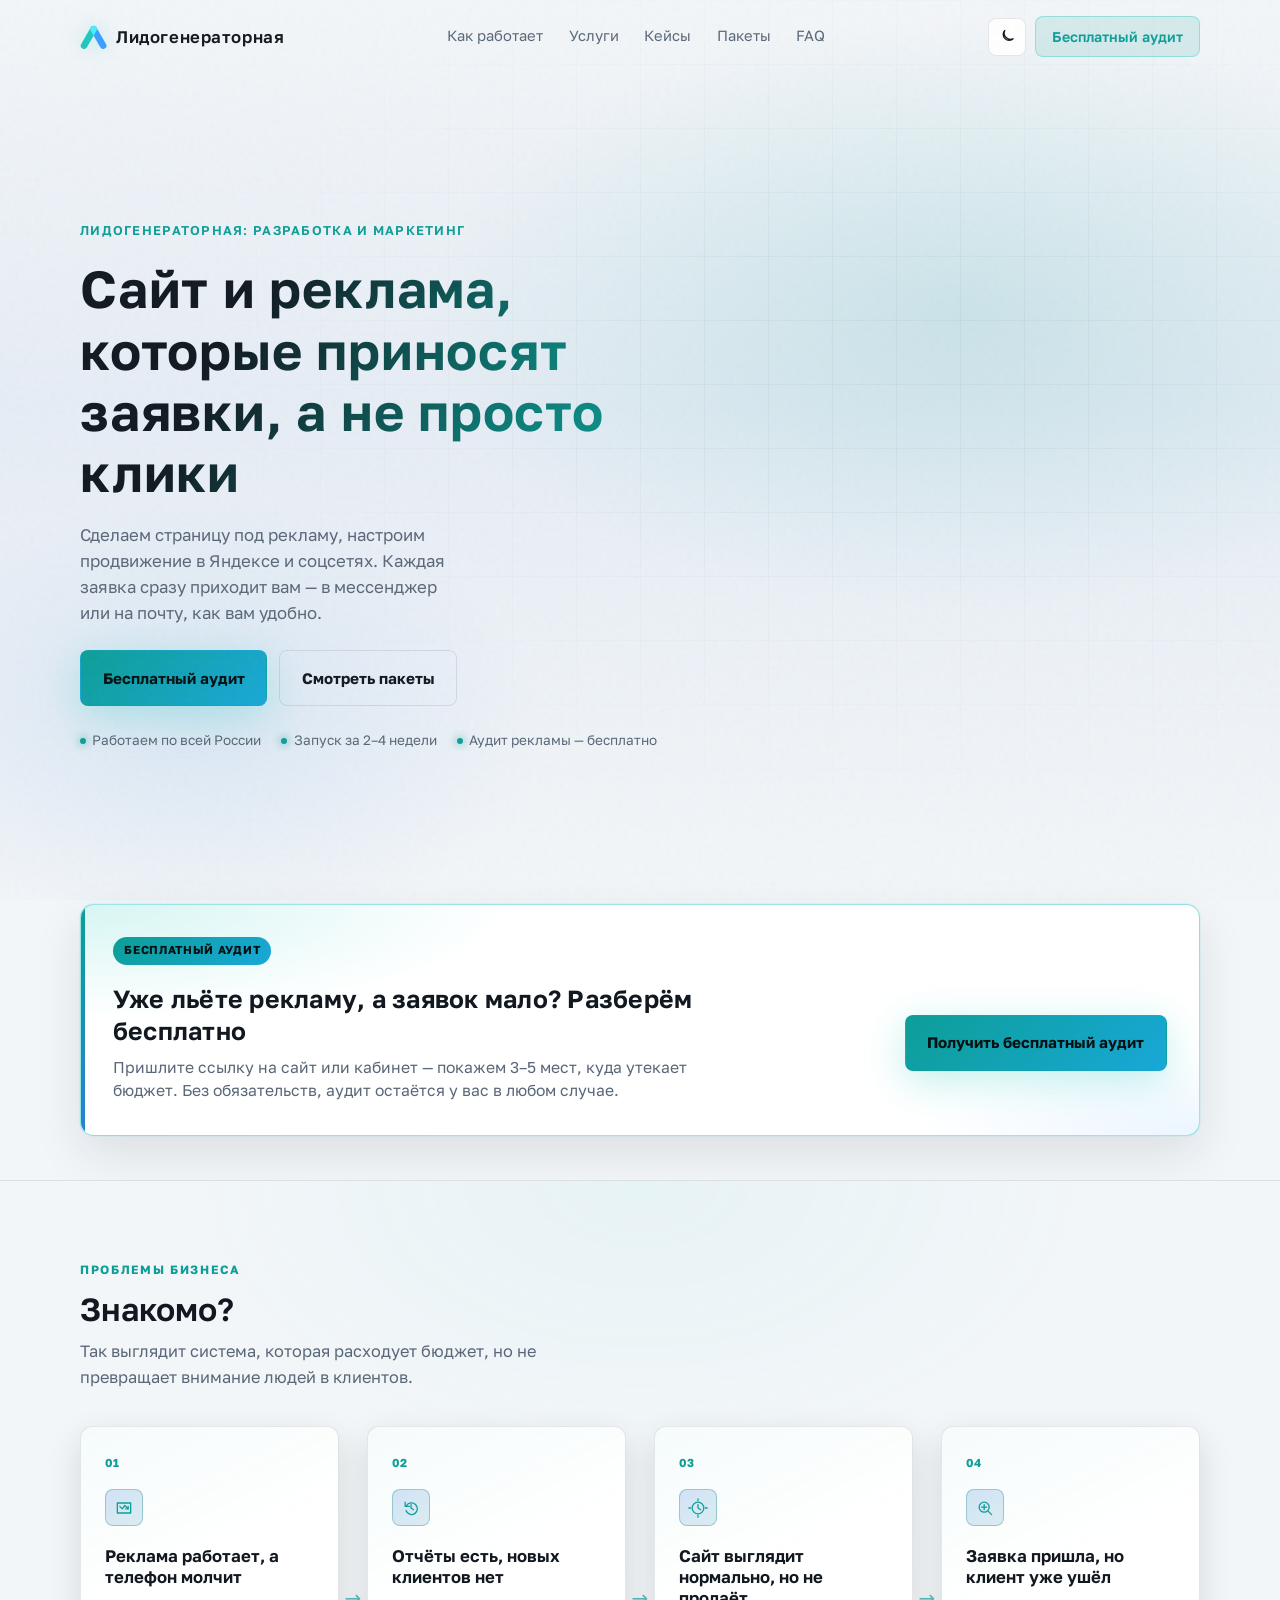
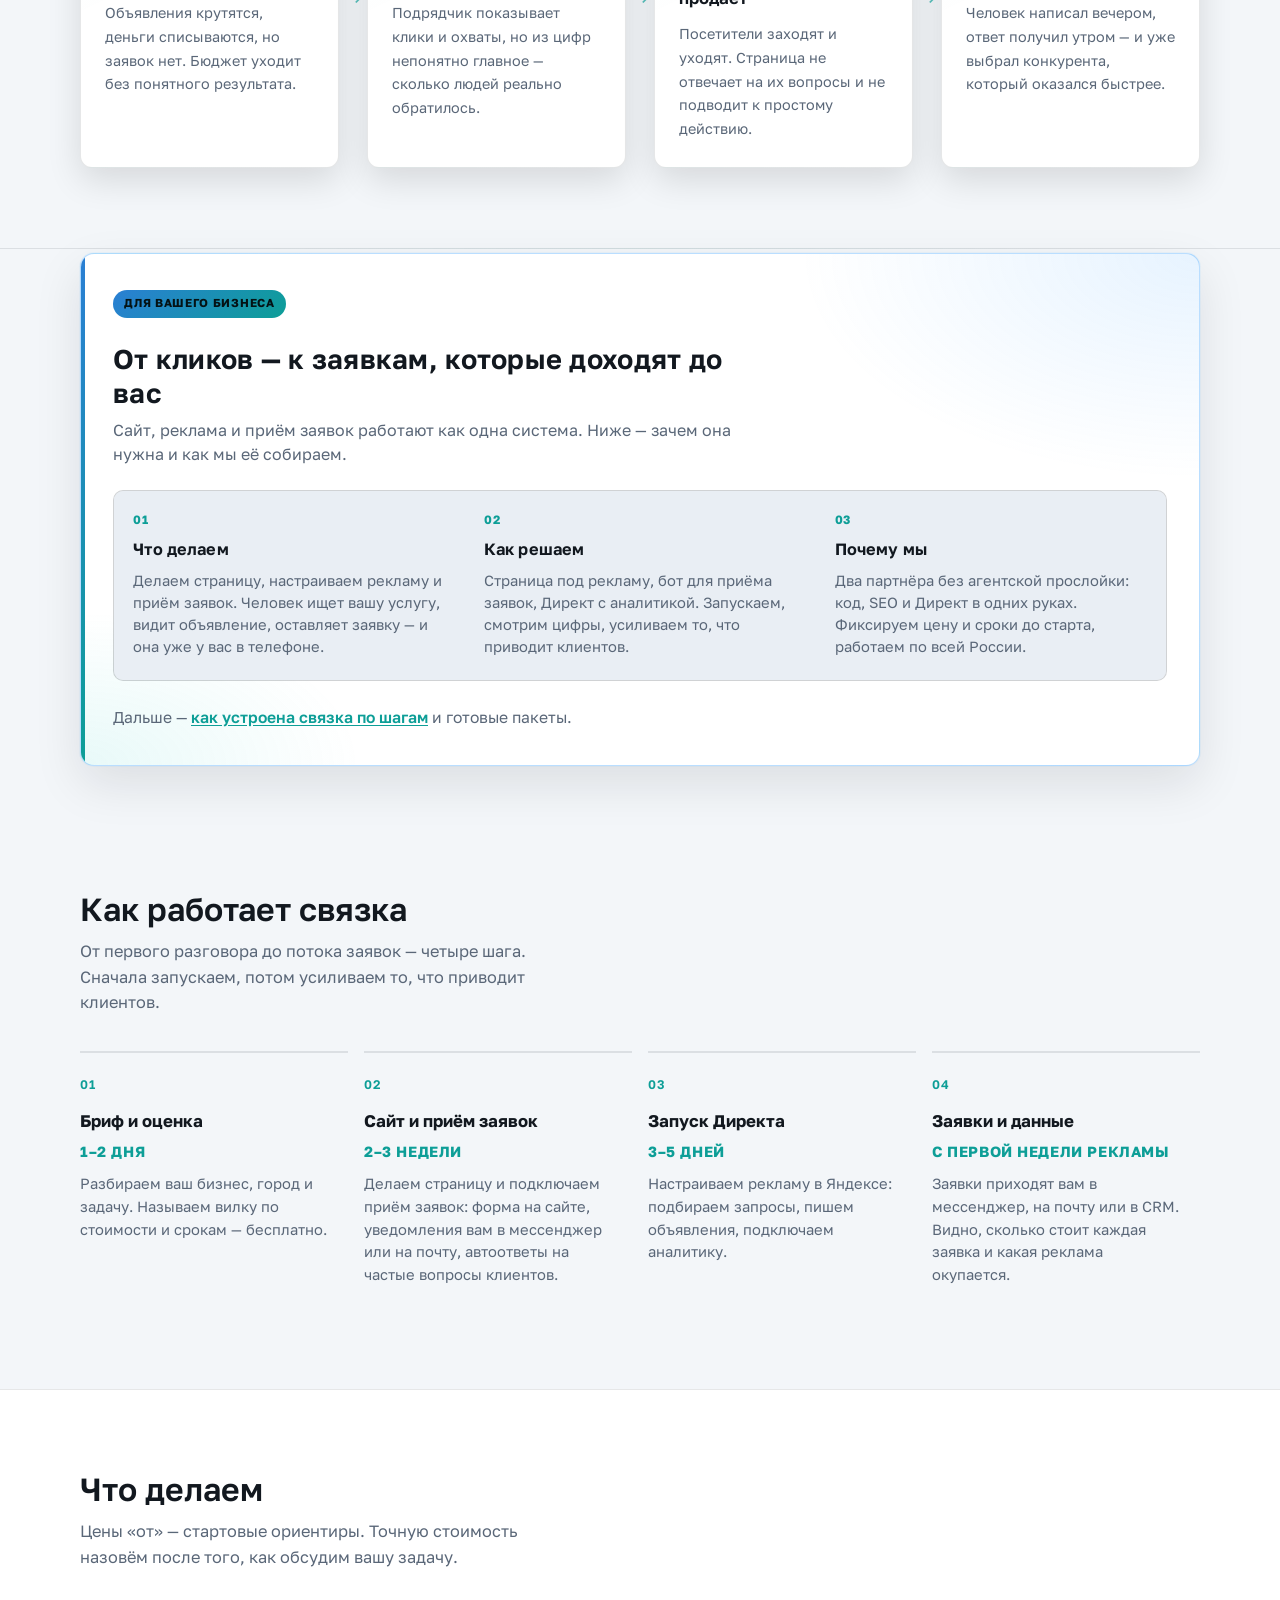
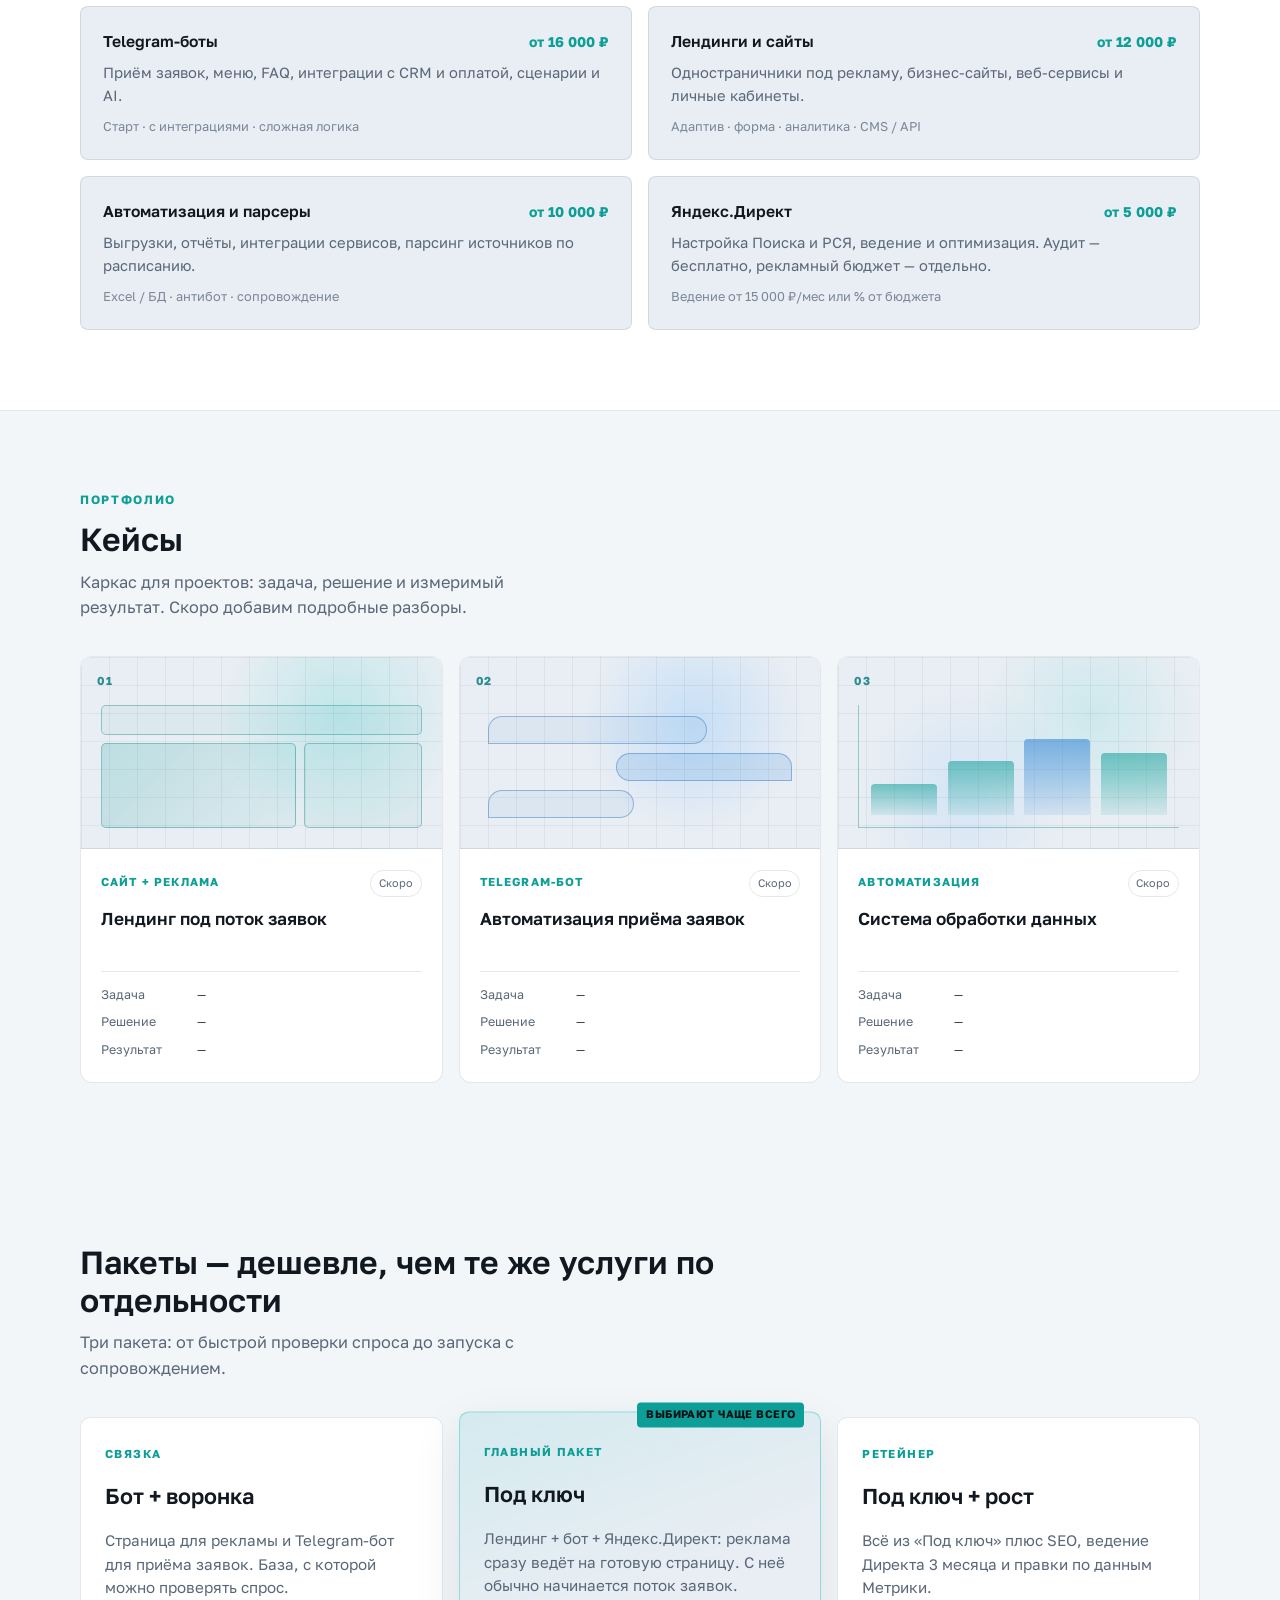
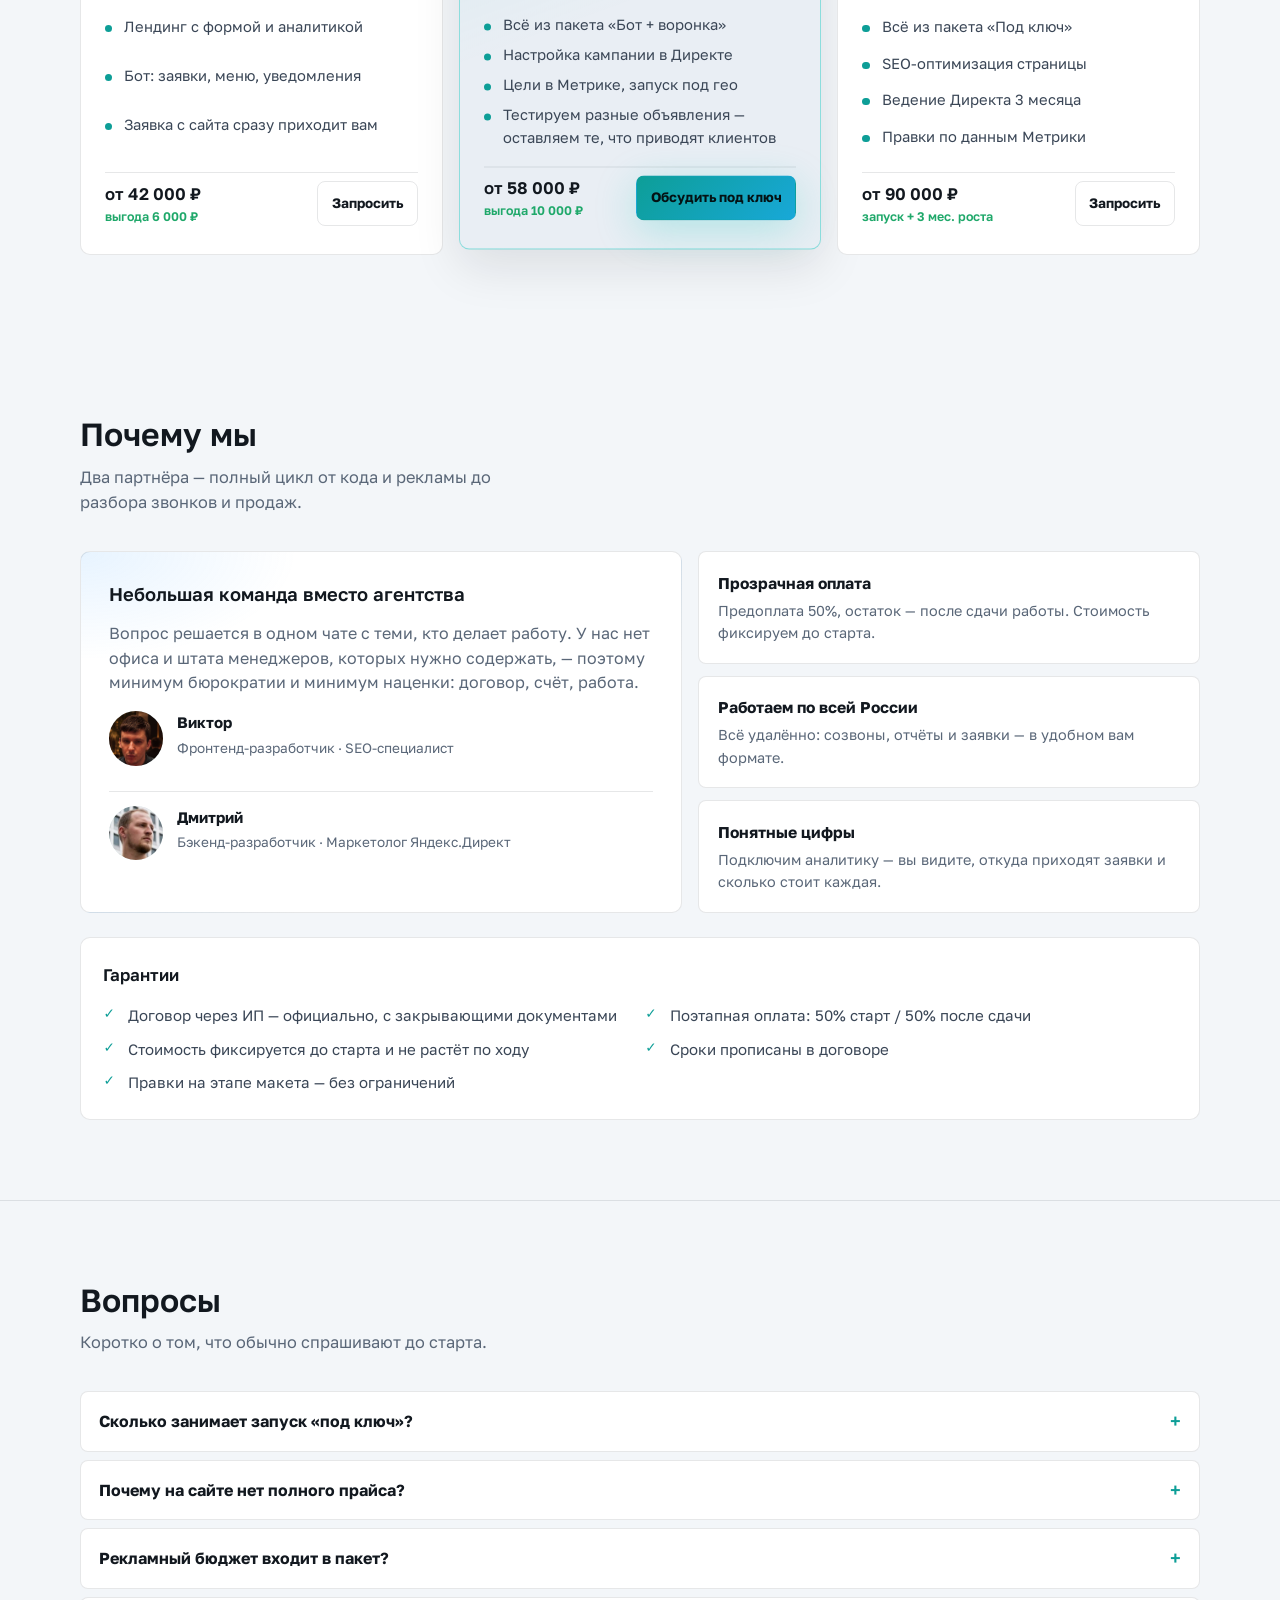
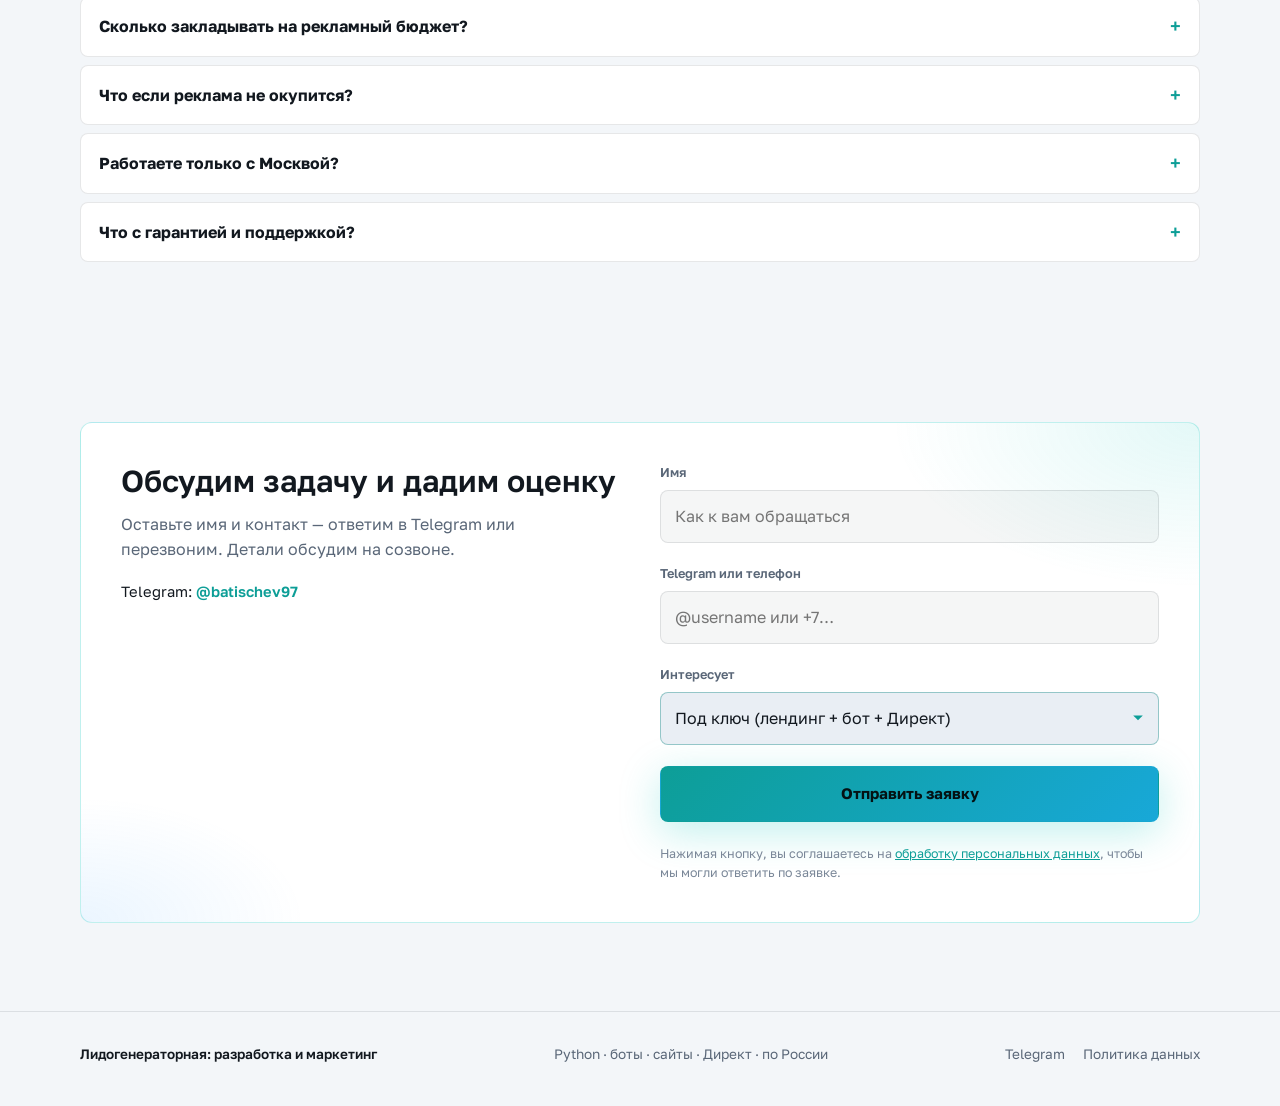
<file: index.html>
<!DOCTYPE html>
<html lang="ru">
<head>
  <meta charset="utf-8">
  <meta name="viewport" content="width=device-width, initial-scale=1, viewport-fit=cover">
  <title>Лидогенераторная: разработка и маркетинг — сайт, бот и реклама под ключ</title>
  <meta name="description" content="Сайт или лендинг, реклама в Яндексе и SEO-продвижение под ключ. Настраиваем всё так, чтобы реклама приносила заявки, а не просто клики. Работаем по всей России.">
  <meta name="robots" content="index, follow, max-image-preview:large">
  <meta name="theme-color" content="#0a0d11" id="theme-color">
  <link rel="canonical" href="https://nexus-lab-landing.vercel.app/">
  <link rel="icon" href="img/favicon.svg" type="image/svg+xml">
  <link rel="apple-touch-icon" href="img/apple-touch-icon.png">
  <script>
    (function () {
      try {
        var stored = localStorage.getItem("theme");
        var theme = stored === "light" || stored === "dark"
          ? stored
          : (window.matchMedia("(prefers-color-scheme: light)").matches ? "light" : "dark");
        document.documentElement.setAttribute("data-theme", theme);
        var meta = document.getElementById("theme-color");
        if (meta) meta.setAttribute("content", theme === "light" ? "#f3f6f9" : "#0a0d11");
      } catch (e) {
        document.documentElement.setAttribute("data-theme", "dark");
      }
    })();
  </script>

  <!-- Open Graph -->
  <meta property="og:type" content="website">
  <meta property="og:locale" content="ru_RU">
  <meta property="og:site_name" content="Лидогенераторная">
  <meta property="og:url" content="https://nexus-lab-landing.vercel.app/">
  <meta property="og:title" content="Лидогенераторная: сайт, бот и реклама под ключ">
  <meta property="og:description" content="Лендинг, Telegram-бот и Яндекс.Директ — под ключ. Реклама приводит заявки, а не просто клики. Работаем по всей России.">
  <meta property="og:image" content="https://nexus-lab-landing.vercel.app/img/og-image.jpg">
  <meta property="og:image:width" content="1200">
  <meta property="og:image:height" content="630">
  <meta property="og:image:alt" content="Лидогенераторная — сайт, бот и реклама под ключ">

  <!-- Twitter -->
  <meta name="twitter:card" content="summary_large_image">
  <meta name="twitter:title" content="Лидогенераторная: сайт, бот и реклама под ключ">
  <meta name="twitter:description" content="Лендинг, Telegram-бот и Яндекс.Директ — под ключ. Работаем по всей России.">
  <meta name="twitter:image" content="https://nexus-lab-landing.vercel.app/img/og-image.jpg">

  <link rel="preload" href="fonts/golos-cyrillic.woff2" as="font" type="font/woff2" crossorigin>
  <link rel="stylesheet" href="style/index.css">

  <script type="application/ld+json">
  {
    "@context": "https://schema.org",
    "@graph": [
      {
        "@type": "Organization",
        "@id": "https://nexus-lab-landing.vercel.app/#organization",
        "name": "Лидогенераторная",
        "url": "https://nexus-lab-landing.vercel.app/",
        "logo": "https://nexus-lab-landing.vercel.app/img/logo-mark.png",
        "description": "Разработка сайтов и лендингов, Telegram-ботов, автоматизация и реклама в Яндекс.Директе под ключ.",
        "areaServed": "RU",
        "sameAs": ["https://t.me/batischev97"],
        "contactPoint": {
          "@type": "ContactPoint",
          "contactType": "sales",
          "url": "https://t.me/batischev97",
          "availableLanguage": "Russian"
        }
      },
      {
        "@type": "WebSite",
        "@id": "https://nexus-lab-landing.vercel.app/#website",
        "url": "https://nexus-lab-landing.vercel.app/",
        "name": "Лидогенераторная",
        "description": "Сайт или лендинг, реклама в Яндексе и SEO-продвижение под ключ.",
        "publisher": { "@id": "https://nexus-lab-landing.vercel.app/#organization" },
        "inLanguage": "ru-RU"
      },
      {
        "@type": "WebPage",
        "@id": "https://nexus-lab-landing.vercel.app/#webpage",
        "url": "https://nexus-lab-landing.vercel.app/",
        "name": "Лидогенераторная: разработка и маркетинг — сайт, бот и реклама под ключ",
        "isPartOf": { "@id": "https://nexus-lab-landing.vercel.app/#website" },
        "about": { "@id": "https://nexus-lab-landing.vercel.app/#organization" },
        "description": "Сайт или лендинг, реклама в Яндексе и SEO-продвижение под ключ. Настраиваем всё так, чтобы реклама приносила заявки, а не просто клики.",
        "inLanguage": "ru-RU"
      },
      {
        "@type": "ProfessionalService",
        "@id": "https://nexus-lab-landing.vercel.app/#service",
        "name": "Лидогенераторная",
        "url": "https://nexus-lab-landing.vercel.app/",
        "image": "https://nexus-lab-landing.vercel.app/img/og-image.jpg",
        "description": "Лендинги, Telegram-боты, автоматизация и Яндекс.Директ под ключ для малого и среднего бизнеса по всей России.",
        "provider": { "@id": "https://nexus-lab-landing.vercel.app/#organization" },
        "areaServed": {
          "@type": "Country",
          "name": "Russia"
        },
        "priceRange": "₽₽",
        "hasOfferCatalog": {
          "@type": "OfferCatalog",
          "name": "Услуги Лидогенераторной",
          "itemListElement": [
            {
              "@type": "Offer",
              "itemOffered": {
                "@type": "Service",
                "name": "Telegram-боты",
                "description": "Приём заявок, меню, FAQ, интеграции с CRM и оплатой."
              },
              "priceSpecification": {
                "@type": "PriceSpecification",
                "priceCurrency": "RUB",
                "minPrice": "16000"
              }
            },
            {
              "@type": "Offer",
              "itemOffered": {
                "@type": "Service",
                "name": "Лендинги и сайты",
                "description": "Одностраничники под рекламу, бизнес-сайты и веб-сервисы."
              },
              "priceSpecification": {
                "@type": "PriceSpecification",
                "priceCurrency": "RUB",
                "minPrice": "32000"
              }
            },
            {
              "@type": "Offer",
              "itemOffered": {
                "@type": "Service",
                "name": "Яндекс.Директ",
                "description": "Настройка Поиска и РСЯ, ведение и оптимизация. Аудит рекламы — бесплатно."
              },
              "priceSpecification": {
                "@type": "PriceSpecification",
                "priceCurrency": "RUB",
                "minPrice": "5000"
              }
            },
            {
              "@type": "Offer",
              "itemOffered": {
                "@type": "Service",
                "name": "Под ключ",
                "description": "Лендинг + бот + Яндекс.Директ: реклама ведёт на готовую воронку."
              },
              "priceSpecification": {
                "@type": "PriceSpecification",
                "priceCurrency": "RUB",
                "minPrice": "58000"
              }
            },
            {
              "@type": "Offer",
              "itemOffered": {
                "@type": "Service",
                "name": "Под ключ + рост",
                "description": "Лендинг, бот, Директ, SEO и ведение рекламы 3 месяца с правками по Метрике."
              },
              "priceSpecification": {
                "@type": "PriceSpecification",
                "priceCurrency": "RUB",
                "minPrice": "90000"
              }
            }
          ]
        }
      },
      {
        "@type": "FAQPage",
        "@id": "https://nexus-lab-landing.vercel.app/#faq",
        "mainEntity": [
          {
            "@type": "Question",
            "name": "Сколько занимает запуск «под ключ»?",
            "acceptedAnswer": {
              "@type": "Answer",
              "text": "Зависит от задачи. Типичный ориентир для лендинга + бота + базовой кампании — от 2–4 недель после брифа и предоплаты. Точные сроки фиксируем в договоре."
            }
          },
          {
            "@type": "Question",
            "name": "Почему на сайте нет полного прайса?",
            "acceptedAnswer": {
              "@type": "Answer",
              "text": "Нижние планки есть в блоке услуг и пакетов. Финальная цена зависит от объёма, интеграций и гео. Бесплатно оценим задачу и назовём вилку под ваш бюджет."
            }
          },
          {
            "@type": "Question",
            "name": "Рекламный бюджет входит в пакет?",
            "acceptedAnswer": {
              "@type": "Answer",
              "text": "Нет. Оплата настройки и ведения — нам, бюджет на показы — в кабинете Яндекса отдельно. Ведение: фикс от 15 000 ₽/мес или 10–15% от бюджета — что больше."
            }
          },
          {
            "@type": "Question",
            "name": "Сколько закладывать на рекламный бюджет?",
            "acceptedAnswer": {
              "@type": "Answer",
              "text": "Зависит от региона и ниши. Тестовый бюджет обычно от 20–30 тыс. ₽/мес. Бюджет платится напрямую Яндексу, не нам."
            }
          },
          {
            "@type": "Question",
            "name": "Что если реклама не окупится?",
            "acceptedAnswer": {
              "@type": "Answer",
              "text": "Гарантировать продажи не может никто. Но тест на данных за 2–4 недели покажет стоимость заявки — дальше решение по цифрам, а не по обещаниям."
            }
          },
          {
            "@type": "Question",
            "name": "Работаете только с Москвой?",
            "acceptedAnswer": {
              "@type": "Answer",
              "text": "Нет, работаем по всей России удалённо. Рекламу настраиваем на ваш город или на регионы, где есть ваши клиенты."
            }
          },
          {
            "@type": "Question",
            "name": "Что с гарантией и поддержкой?",
            "acceptedAnswer": {
              "@type": "Answer",
              "text": "Гарантию и сроки обсуждаем индивидуально. Доработки готовых проектов — от 1 600 ₽/час. Сопровождение можно заложить отдельно."
            }
          }
        ]
      }
    ]
  }
  </script>
</head>
<body>
  <div class="noise" aria-hidden="true"></div>

  <header class="nav" id="nav">
    <div class="wrap nav__inner">
      <a class="logo" href="#top" data-i18n-aria="logo.aria" aria-label="Лидогенераторная — наверх">
        <svg class="logo__mark" viewBox="0 0 32 32" fill="none" aria-hidden="true">
          <g style="isolation:isolate">
            <path d="M4.8 26.6 L16 7.2" stroke="#1ec8c0" stroke-width="7.8" stroke-linecap="round"/>
            <path d="M27.2 26.6 L16 7.2" stroke="#3aa0ff" stroke-width="7.8" stroke-linecap="round" style="mix-blend-mode:screen"/>
          </g>
        </svg>
        <span class="logo__text">Лидогенераторная</span>
      </a>
      <nav class="nav__links" data-i18n-aria="nav.aria" aria-label="Разделы">
        <a href="#how" data-i18n="nav.how">Как работает</a>
        <a href="#services" data-i18n="nav.services">Услуги</a>
        <a href="#cases">Кейсы</a>
        <a href="#packages" data-i18n="nav.packages">Пакеты</a>
        <a href="#faq" data-i18n="nav.faq">FAQ</a>
      </nav>
      <div class="nav__actions">
        <button class="theme-toggle" type="button" data-theme-toggle aria-label="Переключить тему">
          <svg class="theme-toggle__icon theme-toggle__icon--sun" viewBox="0 0 24 24" fill="none" stroke="currentColor" stroke-width="1.8" aria-hidden="true">
            <circle cx="12" cy="12" r="4"/>
            <path d="M12 2v2M12 20v2M4.9 4.9l1.4 1.4M17.7 17.7l1.4 1.4M2 12h2M20 12h2M4.9 19.1l1.4-1.4M17.7 6.3l1.4-1.4"/>
          </svg>
          <svg class="theme-toggle__icon theme-toggle__icon--moon" viewBox="0 0 24 24" fill="none" stroke="currentColor" stroke-width="1.8" aria-hidden="true">
            <path d="M21 14.5A8.5 8.5 0 0 1 9.5 3 7 7 0 1 0 21 14.5z"/>
          </svg>
        </button>
        <a class="nav__cta" href="#audit">Бесплатный аудит</a>
      </div>
    </div>
  </header>

  <main id="top">
    <!-- HERO -->
    <section class="hero" aria-labelledby="hero-title">
      <div class="hero__bg" aria-hidden="true"></div>
      <div class="hero__visual" aria-hidden="true">
        <div class="hero__grid"></div>
      </div>

      <div class="wrap hero__inner">
      <div class="hero__copy">
        <p class="hero__eyebrow" data-i18n="hero.eyebrow">Лидогенераторная: разработка и маркетинг</p>
        <h1 id="hero-title" data-i18n="hero.title">Сайт и реклама, которые приносят заявки, а не просто клики</h1>
        <p class="hero__lead" data-i18n="hero.lead">
          Сделаем страницу под рекламу, настроим продвижение в Яндексе и соцсетях. Каждая заявка сразу приходит вам — в мессенджер или на почту, как вам удобно.
        </p>
      </div>

      <div class="hero__actions">
        <div class="btn-row">
          <a class="btn btn--primary" href="#audit" data-i18n="hero.ctaAudit">Бесплатный аудит</a>
          <a class="btn btn--ghost" href="#packages" data-i18n="hero.ctaPackages">Смотреть пакеты</a>
        </div>
        <div class="hero__meta">
          <span><i class="dot" aria-hidden="true"></i> <span data-i18n="hero.meta1">Работаем по всей России</span></span>
          <span><i class="dot" aria-hidden="true"></i> <span data-i18n="hero.meta2">Запуск за 2–4 недели</span></span>
          <span><i class="dot" aria-hidden="true"></i> <span data-i18n="hero.meta3">Аудит рекламы — бесплатно</span></span>
        </div>
      </div>
      </div>
    </section>

    <!-- AUDIT lead magnet -->
    <section class="audit" id="audit" aria-labelledby="audit-title">
      <div class="wrap">
        <div class="audit__panel reveal">
          <p class="audit__badge" data-i18n="audit.badge">Бесплатный аудит</p>
          <div class="audit__row">
            <div class="audit__copy">
              <h2 id="audit-title" data-i18n="audit.title">Уже льёте рекламу, а заявок мало? Разберём бесплатно</h2>
              <p data-i18n="audit.text">Пришлите ссылку на сайт или кабинет — покажем 3–5 мест, куда утекает бюджет. Без обязательств, аудит остаётся у вас в любом случае.</p>
            </div>
            <a class="btn btn--primary" href="?offer=audit#lead" data-goal="audit_cta" data-i18n="audit.cta">Получить бесплатный аудит</a>
          </div>
        </div>
      </div>
    </section>

    <!-- PAIN -->
    <section class="familiar" id="pain" aria-labelledby="familiar-title">
      <div class="wrap">
        <div class="section-head reveal">
          <p class="familiar__eyebrow">Проблемы бизнеса</p>
          <h2 id="familiar-title">Знакомо?</h2>
          <p>Так выглядит система, которая расходует бюджет, но не превращает внимание людей в клиентов.</p>
        </div>

        <div class="familiar__grid reveal">
          <article class="familiar-card">
            <span class="familiar-card__num">01</span>
            <div class="familiar-card__icon" aria-hidden="true">
              <svg viewBox="0 0 24 24" fill="none">
                <path d="M4 6h16v12H4z"/>
                <path d="m7 10 3 3 3-4 4 4"/>
                <path d="M17 10v3h-3"/>
              </svg>
            </div>
            <h3>Реклама работает, а телефон молчит</h3>
            <p>Объявления крутятся, деньги списываются, но заявок нет. Бюджет уходит без понятного результата.</p>
          </article>

          <article class="familiar-card">
            <span class="familiar-card__num">02</span>
            <div class="familiar-card__icon" aria-hidden="true">
              <svg viewBox="0 0 24 24" fill="none">
                <path d="M5 5v5h5"/>
                <path d="M6.5 9.5A7 7 0 1 1 6 15"/>
                <path d="M12 8v4l3 2"/>
              </svg>
            </div>
            <h3>Отчёты есть, новых клиентов нет</h3>
            <p>Подрядчик показывает клики и охваты, но из цифр непонятно главное — сколько людей реально обратилось.</p>
          </article>

          <article class="familiar-card">
            <span class="familiar-card__num">03</span>
            <div class="familiar-card__icon" aria-hidden="true">
              <svg viewBox="0 0 24 24" fill="none">
                <circle cx="12" cy="12" r="7"/>
                <path d="M12 8v4l3 2"/>
                <path d="M12 3V1M12 23v-2M3 12H1M23 12h-2"/>
              </svg>
            </div>
            <h3>Сайт выглядит нормально, но не продаёт</h3>
            <p>Посетители заходят и уходят. Страница не отвечает на их вопросы и не подводит к простому действию.</p>
          </article>

          <article class="familiar-card">
            <span class="familiar-card__num">04</span>
            <div class="familiar-card__icon" aria-hidden="true">
              <svg viewBox="0 0 24 24" fill="none">
                <circle cx="11" cy="11" r="6"/>
                <path d="m16 16 4 4M8 11h6M11 8v6"/>
              </svg>
            </div>
            <h3>Заявка пришла, но клиент уже ушёл</h3>
            <p>Человек написал вечером, ответ получил утром — и уже выбрал конкурента, который оказался быстрее.</p>
          </article>
        </div>
      </div>
    </section>

    <!-- VALUE: что делаем / как решаем / почему мы -->
    <section class="value" aria-labelledby="pain-title">
      <div class="wrap">
        <div class="value__panel reveal">
          <p class="value__badge" data-i18n="pain.badge">Для вашего бизнеса</p>
          <div class="value__head">
            <h2 id="pain-title" data-i18n="pain.title">От кликов — к заявкам, которые доходят до вас</h2>
            <p data-i18n="pain.lead">Сайт, реклама и приём заявок работают как одна система. Ниже — зачем она нужна и как мы её собираем.</p>
          </div>
          <div class="value__grid">
            <article class="value__col">
              <span class="value__num" aria-hidden="true">01</span>
              <h3 data-i18n="pain.do.t">Что делаем</h3>
              <p data-i18n="pain.do.p">Делаем страницу, настраиваем рекламу и приём заявок. Человек ищет вашу услугу, видит объявление, оставляет заявку — и она уже у вас в телефоне.</p>
            </article>
            <article class="value__col">
              <span class="value__num" aria-hidden="true">02</span>
              <h3 data-i18n="pain.solve.t">Как решаем</h3>
              <p data-i18n="pain.solve.p">Страница под рекламу, бот для приёма заявок, Директ с аналитикой. Запускаем, смотрим цифры, усиливаем то, что приводит клиентов.</p>
            </article>
            <article class="value__col">
              <span class="value__num" aria-hidden="true">03</span>
              <h3 data-i18n="pain.why.t">Почему мы</h3>
              <p data-i18n="pain.why.p">Два партнёра без агентской прослойки: код, SEO и Директ в одних руках. Фиксируем цену и сроки до старта, работаем по всей России.</p>
            </article>
          </div>
          <p class="value__foot" data-i18n-html="pain.close">Дальше — <a href="#how">как устроена связка по шагам</a> и готовые пакеты.</p>
        </div>
      </div>
    </section>

    <!-- HOW -->
    <section id="how" aria-labelledby="how-title">
      <div class="wrap">
        <div class="section-head reveal">
          <h2 id="how-title" data-i18n="how.title">Как работает связка</h2>
          <p data-i18n="how.lead">От первого разговора до потока заявок — четыре шага. Сначала запускаем, потом усиливаем то, что приводит клиентов.</p>
        </div>
        <div class="steps__track reveal">
          <article class="step">
            <h3 data-i18n="how.1.t">Бриф и оценка</h3>
            <p class="step__time" data-i18n="how.1.time">1–2 дня</p>
            <p data-i18n="how.1.p">Разбираем ваш бизнес, город и задачу. Называем вилку по стоимости и срокам — бесплатно.</p>
          </article>
          <article class="step">
            <h3 data-i18n="how.2.t">Сайт и приём заявок</h3>
            <p class="step__time" data-i18n="how.2.time">2–3 недели</p>
            <p data-i18n="how.2.p">Делаем страницу и подключаем приём заявок: форма на сайте, уведомления вам в мессенджер или на почту, автоответы на частые вопросы клиентов.</p>
          </article>
          <article class="step">
            <h3 data-i18n="how.3.t">Запуск Директа</h3>
            <p class="step__time" data-i18n="how.3.time">3–5 дней</p>
            <p data-i18n="how.3.p">Настраиваем рекламу в Яндексе: подбираем запросы, пишем объявления, подключаем аналитику.</p>
          </article>
          <article class="step">
            <h3 data-i18n="how.4.t">Заявки и данные</h3>
            <p class="step__time" data-i18n="how.4.time">с первой недели рекламы</p>
            <p data-i18n="how.4.p">Заявки приходят вам в мессенджер, на почту или в CRM. Видно, сколько стоит каждая заявка и какая реклама окупается.</p>
          </article>
        </div>
      </div>
    </section>

    <!-- SERVICES -->
    <section class="services" id="services" aria-labelledby="services-title">
      <div class="wrap">
        <div class="section-head reveal">
          <h2 id="services-title" data-i18n="services.title">Что делаем</h2>
          <p data-i18n="services.lead">Цены «от» — стартовые ориентиры. Точную стоимость назовём после того, как обсудим вашу задачу.</p>
        </div>
        <div class="services__grid reveal">
          <article class="service">
            <div class="service__top">
              <h3 data-i18n="svc.1.t">Telegram-боты</h3>
              <span class="service__price" data-i18n="svc.1.price">от 16 000 ₽</span>
            </div>
            <p data-i18n="svc.1.p">Приём заявок, меню, FAQ, интеграции с CRM и оплатой, сценарии и AI.</p>
            <span class="service__note" data-i18n="svc.1.note">Старт · с интеграциями · сложная логика</span>
          </article>
          <article class="service">
            <div class="service__top">
              <h3 data-i18n="svc.2.t">Лендинги и сайты</h3>
              <span class="service__price" data-i18n="svc.2.price">от 12 000 ₽</span>
            </div>
            <p data-i18n="svc.2.p">Одностраничники под рекламу, бизнес-сайты, веб-сервисы и личные кабинеты.</p>
            <span class="service__note" data-i18n="svc.2.note">Адаптив · форма · аналитика · CMS / API</span>
          </article>
          <article class="service">
            <div class="service__top">
              <h3 data-i18n="svc.3.t">Автоматизация и парсеры</h3>
              <span class="service__price" data-i18n="svc.3.price">от 10 000 ₽</span>
            </div>
            <p data-i18n="svc.3.p">Выгрузки, отчёты, интеграции сервисов, парсинг источников по расписанию.</p>
            <span class="service__note" data-i18n="svc.3.note">Excel / БД · антибот · сопровождение</span>
          </article>
          <article class="service">
            <div class="service__top">
              <h3 data-i18n="svc.4.t">Яндекс.Директ</h3>
              <span class="service__price" data-i18n="svc.4.price">от 5 000 ₽</span>
            </div>
            <p data-i18n="svc.4.p">Настройка Поиска и РСЯ, ведение и оптимизация. Аудит — бесплатно, рекламный бюджет — отдельно.</p>
            <span class="service__note" data-i18n="svc.4.note">Ведение от 15 000 ₽/мес или % от бюджета</span>
          </article>
        </div>
      </div>
    </section>

    <!-- CASES -->
    <section class="cases" id="cases" aria-labelledby="cases-title">
      <div class="wrap">
        <div class="section-head reveal">
          <p class="cases__eyebrow">Портфолио</p>
          <h2 id="cases-title">Кейсы</h2>
          <p>Каркас для проектов: задача, решение и измеримый результат. Скоро добавим подробные разборы.</p>
        </div>

        <div class="cases__grid reveal">
          <article class="case-card">
            <div class="case-card__visual" aria-hidden="true">
              <span class="case-card__index">01</span>
              <div class="case-card__mock case-card__mock--site">
                <span></span><span></span><span></span>
              </div>
            </div>
            <div class="case-card__body">
              <div class="case-card__top">
                <p class="case-card__type">Сайт + реклама</p>
                <span class="case-card__status">Скоро</span>
              </div>
              <h3>Лендинг под поток заявок</h3>
              <dl class="case-card__facts">
                <div><dt>Задача</dt><dd>—</dd></div>
                <div><dt>Решение</dt><dd>—</dd></div>
                <div><dt>Результат</dt><dd>—</dd></div>
              </dl>
            </div>
          </article>

          <article class="case-card">
            <div class="case-card__visual case-card__visual--blue" aria-hidden="true">
              <span class="case-card__index">02</span>
              <div class="case-card__mock case-card__mock--bot">
                <span></span><span></span><span></span>
              </div>
            </div>
            <div class="case-card__body">
              <div class="case-card__top">
                <p class="case-card__type">Telegram-бот</p>
                <span class="case-card__status">Скоро</span>
              </div>
              <h3>Автоматизация приёма заявок</h3>
              <dl class="case-card__facts">
                <div><dt>Задача</dt><dd>—</dd></div>
                <div><dt>Решение</dt><dd>—</dd></div>
                <div><dt>Результат</dt><dd>—</dd></div>
              </dl>
            </div>
          </article>

          <article class="case-card">
            <div class="case-card__visual case-card__visual--mix" aria-hidden="true">
              <span class="case-card__index">03</span>
              <div class="case-card__mock case-card__mock--data">
                <span></span><span></span><span></span><span></span>
              </div>
            </div>
            <div class="case-card__body">
              <div class="case-card__top">
                <p class="case-card__type">Автоматизация</p>
                <span class="case-card__status">Скоро</span>
              </div>
              <h3>Система обработки данных</h3>
              <dl class="case-card__facts">
                <div><dt>Задача</dt><dd>—</dd></div>
                <div><dt>Решение</dt><dd>—</dd></div>
                <div><dt>Результат</dt><dd>—</dd></div>
              </dl>
            </div>
          </article>
        </div>
      </div>
    </section>

    <!-- PACKAGES -->
    <section id="packages" aria-labelledby="packages-title">
      <div class="wrap">
        <div class="section-head reveal">
          <h2 id="packages-title" data-i18n="packages.title">Пакеты — дешевле, чем те же услуги по отдельности</h2>
          <p data-i18n="packages.lead">Три пакета: от быстрой проверки спроса до запуска с сопровождением.</p>
        </div>
        <div class="packages__grid reveal">
          <article class="pack">
            <div class="pack__label" data-i18n="pack.1.label">Связка</div>
            <h3 data-i18n="pack.1.t">Бот + воронка</h3>
            <p class="pack__desc" data-i18n="pack.1.desc">Страница для рекламы и Telegram-бот для приёма заявок. База, с которой можно проверять спрос.</p>
            <ul>
              <li data-i18n="pack.1.li1">Лендинг с формой и аналитикой</li>
              <li data-i18n="pack.1.li2">Бот: заявки, меню, уведомления</li>
              <li data-i18n="pack.1.li3">Заявка с сайта сразу приходит вам</li>
            </ul>
            <div class="pack__foot">
              <div>
                <div class="pack__price" data-i18n="pack.1.price">от 42 000 ₽</div>
                <div class="pack__save" data-i18n="pack.1.save">выгода 6 000 ₽</div>
              </div>
              <a class="btn btn--ghost" href="?offer=funnel#lead" data-i18n="pack.1.cta">Запросить</a>
            </div>
          </article>
          <article class="pack pack--featured">
            <div class="pack__badge" data-i18n="pack.2.badge">Выбирают чаще всего</div>
            <div class="pack__label" data-i18n="pack.2.label">Главный пакет</div>
            <h3 data-i18n="pack.2.t">Под ключ</h3>
            <p class="pack__desc" data-i18n="pack.2.desc">Лендинг + бот + Яндекс.Директ: реклама сразу ведёт на готовую страницу. С неё обычно начинается поток заявок.</p>
            <ul>
              <li data-i18n="pack.2.li1">Всё из пакета «Бот + воронка»</li>
              <li data-i18n="pack.2.li2">Настройка кампании в Директе</li>
              <li data-i18n="pack.2.li3">Цели в Метрике, запуск под гео</li>
              <li data-i18n="pack.2.li4">Тестируем разные объявления — оставляем те, что приводят клиентов</li>
            </ul>
            <div class="pack__foot">
              <div>
                <div class="pack__price" data-i18n="pack.2.price">от 58 000 ₽</div>
                <div class="pack__save" data-i18n="pack.2.save">выгода 10 000 ₽</div>
              </div>
              <a class="btn btn--primary" href="?offer=turnkey#lead" data-i18n="pack.2.cta">Обсудить под ключ</a>
            </div>
          </article>
          <article class="pack">
            <div class="pack__label" data-i18n="pack.3.label">Ретейнер</div>
            <h3 data-i18n="pack.3.t">Под ключ + рост</h3>
            <p class="pack__desc" data-i18n="pack.3.desc">Всё из «Под ключ» плюс SEO, ведение Директа 3 месяца и правки по данным Метрики.</p>
            <ul>
              <li data-i18n="pack.3.li1">Всё из пакета «Под ключ»</li>
              <li data-i18n="pack.3.li2">SEO-оптимизация страницы</li>
              <li data-i18n="pack.3.li3">Ведение Директа 3 месяца</li>
              <li data-i18n="pack.3.li4">Правки по данным Метрики</li>
            </ul>
            <div class="pack__foot">
              <div>
                <div class="pack__price" data-i18n="pack.3.price">от 90 000 ₽</div>
                <div class="pack__save" data-i18n="pack.3.save">запуск + 3 мес. роста</div>
              </div>
              <a class="btn btn--ghost" href="?offer=growth#lead" data-i18n="pack.3.cta">Запросить</a>
            </div>
          </article>
        </div>
      </div>
    </section>

    <!-- WHY -->
    <section id="why" aria-labelledby="why-title">
      <div class="wrap">
        <div class="section-head reveal">
          <h2 id="why-title" data-i18n="why.title">Почему мы</h2>
          <p data-i18n="why.lead">Два партнёра — полный цикл от кода и рекламы до разбора звонков и продаж.</p>
        </div>
        <div class="why__grid reveal">
          <div class="why__story">
            <h3 data-i18n="why.story.t">Небольшая команда вместо агентства</h3>
            <p data-i18n="why.story.p">Вопрос решается в одном чате с теми, кто делает работу. У нас нет офиса и штата менеджеров, которых нужно содержать, — поэтому минимум бюрократии и минимум наценки: договор, счёт, работа.</p>
            <div class="partners">
              <div class="partner">
                <div class="partner__avatar">
                  <img src="img/viktor.jpg" data-i18n-alt="why.v.alt" alt="Виктор — фронтенд-разработчик и SEO-специалист" width="64" height="64" loading="lazy" decoding="async" onerror="this.remove()">В
                </div>
                <div>
                  <strong>Виктор</strong>
                  <span data-i18n="why.v.role">Фронтенд-разработчик · SEO-специалист</span>
                </div>
              </div>
              <div class="partner">
                <div class="partner__avatar">
                  <img src="img/dmitry.jpg" data-i18n-alt="why.d.alt" alt="Дмитрий — бэкенд-разработчик и маркетолог Яндекс.Директ" width="64" height="64" loading="lazy" decoding="async" onerror="this.remove()">Д
                </div>
                <div>
                  <strong>Дмитрий</strong>
                  <span data-i18n="why.d.role">Бэкенд-разработчик · Маркетолог Яндекс.Директ</span>
                </div>
              </div>
            </div>
          </div>
          <div class="why__points">
            <div class="point">
              <h3 data-i18n="why.p1.t">Прозрачная оплата</h3>
              <p data-i18n="why.p1.p">Предоплата 50%, остаток — после сдачи работы. Стоимость фиксируем до старта.</p>
            </div>
            <div class="point">
              <h3 data-i18n="why.p2.t">Работаем по всей России</h3>
              <p data-i18n="why.p2.p">Всё удалённо: созвоны, отчёты и заявки — в удобном вам формате.</p>
            </div>
            <div class="point">
              <h3 data-i18n="why.p3.t">Понятные цифры</h3>
              <p data-i18n="why.p3.p">Подключим аналитику — вы видите, откуда приходят заявки и сколько стоит каждая.</p>
            </div>
          </div>
        </div>
        <div class="guarantees reveal">
          <h3 class="guarantees__title" data-i18n="guarantees.title">Гарантии</h3>
          <ul class="guarantees__list">
            <li data-i18n="guarantees.1">Договор через ИП — официально, с закрывающими документами</li>
            <li data-i18n="guarantees.2">Поэтапная оплата: 50% старт / 50% после сдачи</li>
            <li data-i18n="guarantees.3">Стоимость фиксируется до старта и не растёт по ходу</li>
            <li data-i18n="guarantees.4">Сроки прописаны в договоре</li>
            <li data-i18n="guarantees.5">Правки на этапе макета — без ограничений</li>
          </ul>
        </div>
      </div>
    </section>

    <!-- FAQ -->
    <section class="faq" id="faq" aria-labelledby="faq-title">
      <div class="wrap">
        <div class="section-head reveal">
          <h2 id="faq-title" data-i18n="faq.title">Вопросы</h2>
          <p data-i18n="faq.lead">Коротко о том, что обычно спрашивают до старта.</p>
        </div>
        <div class="faq__list reveal">
          <details>
            <summary data-i18n="faq.1.q">Сколько занимает запуск «под ключ»?</summary>
            <p data-i18n="faq.1.a">Зависит от задачи. Типичный ориентир для лендинга + бота + базовой кампании — от 2–4 недель после брифа и предоплаты. Точные сроки фиксируем в договоре.</p>
          </details>
          <details>
            <summary data-i18n="faq.2.q">Почему на сайте нет полного прайса?</summary>
            <p data-i18n="faq.2.a">Нижние планки есть в блоке услуг и пакетов. Финальная цена зависит от объёма, интеграций и гео. Бесплатно оценим задачу и назовём вилку под ваш бюджет.</p>
          </details>
          <details>
            <summary data-i18n="faq.3.q">Рекламный бюджет входит в пакет?</summary>
            <p data-i18n="faq.3.a">Нет. Оплата настройки и ведения — нам, бюджет на показы — в кабинете Яндекса отдельно. Ведение: фикс от 15 000 ₽/мес или 10–15% от бюджета — что больше.</p>
          </details>
          <details>
            <summary data-i18n="faq.4.q">Сколько закладывать на рекламный бюджет?</summary>
            <p data-i18n="faq.4.a">Зависит от региона и ниши. Тестовый бюджет обычно от 20–30 тыс. ₽/мес. Бюджет платится напрямую Яндексу, не нам.</p>
          </details>
          <details>
            <summary data-i18n="faq.5.q">Что если реклама не окупится?</summary>
            <p data-i18n="faq.5.a">Гарантировать продажи не может никто. Но тест на данных за 2–4 недели покажет стоимость заявки — дальше решение по цифрам, а не по обещаниям.</p>
          </details>
          <details>
            <summary data-i18n="faq.6.q">Работаете только с Москвой?</summary>
            <p data-i18n="faq.6.a">Нет, работаем по всей России удалённо. Рекламу настраиваем на ваш город или на регионы, где есть ваши клиенты.</p>
          </details>
          <details>
            <summary data-i18n="faq.7.q">Что с гарантией и поддержкой?</summary>
            <p data-i18n="faq.7.a">Гарантию и сроки обсуждаем индивидуально. Доработки готовых проектов — от 1 600 ₽/час. Сопровождение можно заложить отдельно.</p>
          </details>
        </div>
      </div>
    </section>

    <!-- LEAD -->
    <section class="lead" id="lead" aria-labelledby="lead-title">
      <div class="wrap">
        <div class="lead__panel reveal">
          <div class="lead__copy">
            <h2 id="lead-title" data-i18n="lead.title">Обсудим задачу и дадим оценку</h2>
            <p data-i18n="lead.text">Оставьте имя и контакт — ответим в Telegram или перезвоним. Детали обсудим на созвоне.</p>
            <div class="lead__contacts">
              <div>
                Telegram:
                <a href="https://t.me/batischev97" target="_blank" rel="noopener noreferrer" data-goal="telegram_click">@batischev97</a>
              </div>
              <!-- Демо-бот (Дмитрий): подставить URL и раскомментировать
              <div>
                <a class="btn btn--ghost" href="https://t.me/XXXX" target="_blank" rel="noopener noreferrer" data-goal="demo_bot_click">Потыкать демо-бота</a>
              </div>
              -->
              <!-- Телефон добавим, когда будет номер (колтрекинг / номер Виктора):
              <div class="phone-placeholder">Телефон: <strong data-calltracking-number></strong></div> -->
            </div>
          </div>

          <form class="form" id="lead-form" novalidate>
            <div class="form__success" role="status">
              Заявка принята. Напишите нам в Telegram — так быстрее: @batischev97
            </div>
            <div class="form__fields">
              <div class="field">
                <label for="name" data-i18n="form.name">Имя</label>
                <input id="name" name="name" type="text" autocomplete="name" required data-i18n-placeholder="form.namePh" placeholder="Как к вам обращаться">
              </div>
              <div class="field">
                <label for="contact" data-i18n="form.contact">Telegram или телефон</label>
                <input id="contact" name="contact" type="text" autocomplete="tel" required data-i18n-placeholder="form.contactPh" placeholder="@username или +7…">
              </div>
              <div class="field">
                <label for="package" data-i18n="form.package">Интересует</label>
                <div class="select" data-select>
                  <select id="package" name="package">
                    <option value="turnkey" data-i18n="form.opt.turnkey">Под ключ (лендинг + бот + Директ)</option>
                    <option value="funnel" data-i18n="form.opt.funnel">Бот + воронка</option>
                    <option value="growth" data-i18n="form.opt.growth">Под ключ + рост</option>
                    <option value="audit" data-i18n="form.opt.audit">Бесплатный аудит рекламы/сайта</option>
                    <option value="bot" data-i18n="form.opt.bot">Telegram-бот</option>
                    <option value="site" data-i18n="form.opt.site">Лендинг / сайт</option>
                    <option value="direct" data-i18n="form.opt.direct">Яндекс.Директ</option>
                    <option value="other" data-i18n="form.opt.other">Другое / автоматизация</option>
                  </select>
                </div>
              </div>
              <button class="btn btn--primary" type="submit" data-goal="lead_submit" data-i18n="form.submit">Отправить заявку</button>
              <p class="form__hint" data-i18n-html="form.hint">Нажимая кнопку, вы соглашаетесь на <a href="privacy.html">обработку персональных данных</a>, чтобы мы могли ответить по заявке.</p>
            </div>
          </form>
        </div>
      </div>
    </section>
  </main>

  <div class="modal" id="contact-modal" hidden role="dialog" aria-modal="true" aria-labelledby="modal-title">
    <div class="modal__backdrop" data-modal-close></div>
    <div class="modal__panel">
      <button class="modal__close" type="button" data-modal-close aria-label="Закрыть">&times;</button>
      <p class="panel__badge">Свяжемся сами</p>
      <h3 id="modal-title">Оставьте номер или Telegram</h3>
      <p class="modal__text">Перезвоним или напишем — обсудим задачу.</p>
      <form class="modal__form" id="modal-form" novalidate>
        <input id="modal-contact" name="contact" type="text" required placeholder="+7… или @username" autocomplete="tel" aria-label="Телефон или Telegram">
        <button class="btn btn--primary" type="submit">Свяжитесь со мной</button>
      </form>
      <div class="modal__success" hidden>Принято! Свяжемся в ближайшее время.</div>
      <p class="form__hint">Нажимая кнопку, вы соглашаетесь на <a href="privacy.html">обработку персональных данных</a>.</p>
    </div>
  </div>

  <a class="sticky-cta" id="sticky-cta" href="#audit" hidden data-i18n="sticky">Бесплатный аудит</a>

  <footer>
    <div class="wrap footer__inner">
      <div class="footer__brand" data-i18n="footer.brand">Лидогенераторная: разработка и маркетинг</div>
      <div data-i18n="footer.line">Python · боты · сайты · Директ · по России</div>
      <div class="footer__links">
        <a href="https://t.me/batischev97" target="_blank" rel="noopener noreferrer">Telegram</a>
        <a href="privacy.html" data-i18n="footer.privacy">Политика данных</a>
      </div>
    </div>
  </footer>

  <script src="js/index.js"></script>
  <!--
    Calltracking: replace [data-calltracking-number] text via your provider script.
    Form backend later: Formspree / Telegram Bot API webhook.
  -->
</body>
</html>
</file>
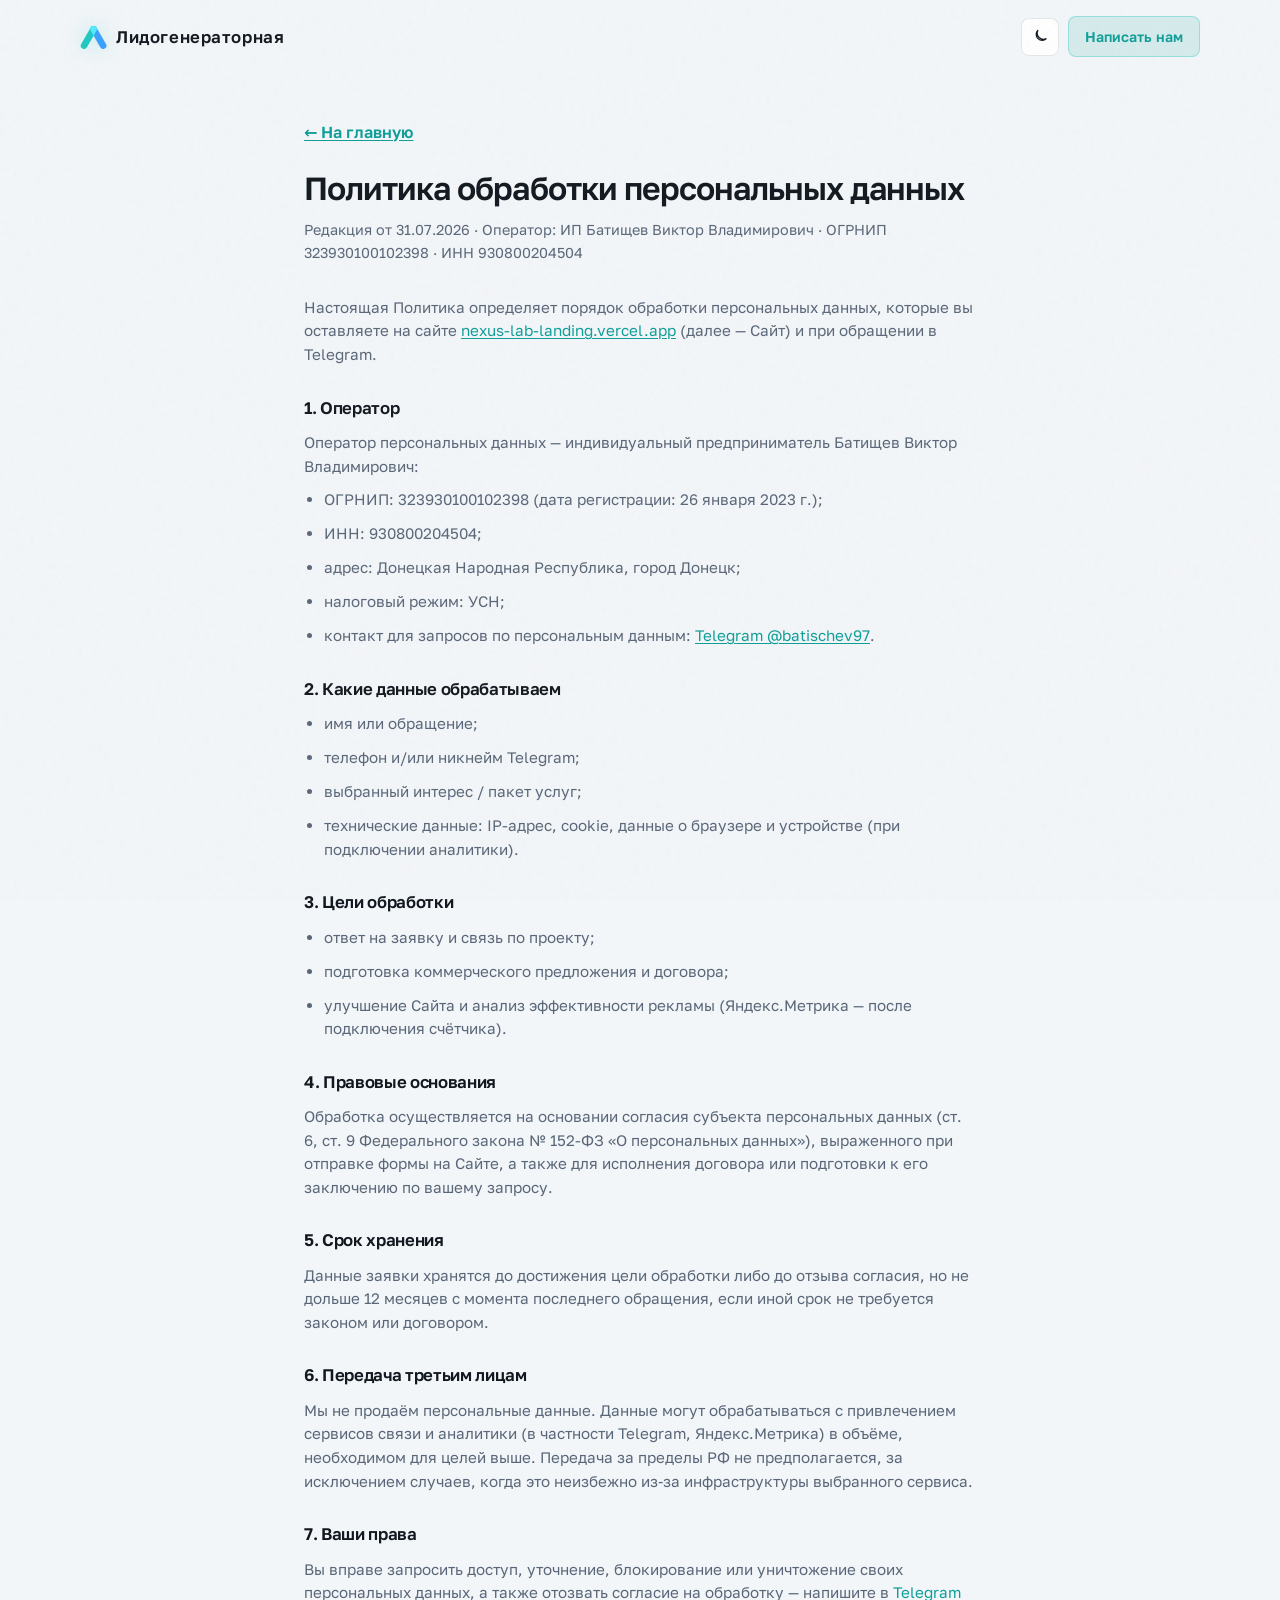
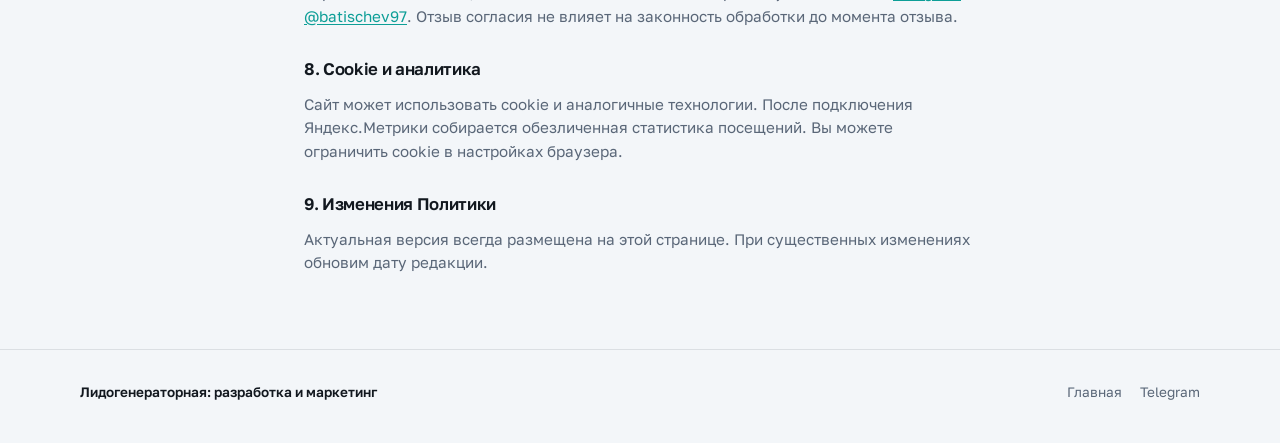
<file: privacy.html>
<!DOCTYPE html>
<html lang="ru">
<head>
  <meta charset="utf-8">
  <meta name="viewport" content="width=device-width, initial-scale=1, viewport-fit=cover">
  <title>Политика обработки персональных данных — Лидогенераторная</title>
  <meta name="description" content="Политика обработки персональных данных Лидогенераторной: цели, основания, сроки хранения и права субъекта данных.">
  <meta name="robots" content="noindex, follow">
  <meta name="theme-color" content="#0a0d11" id="theme-color">
  <link rel="canonical" href="https://nexus-lab-landing.vercel.app/privacy.html">
  <link rel="icon" href="img/favicon.svg" type="image/svg+xml">
  <link rel="apple-touch-icon" href="img/apple-touch-icon.png">
  <link rel="preload" href="fonts/golos-cyrillic.woff2" as="font" type="font/woff2" crossorigin>
  <link rel="stylesheet" href="style/index.css">
  <script>
    (function () {
      try {
        var stored = localStorage.getItem("theme");
        var theme = stored === "light" || stored === "dark"
          ? stored
          : (window.matchMedia("(prefers-color-scheme: light)").matches ? "light" : "dark");
        document.documentElement.setAttribute("data-theme", theme);
        var meta = document.getElementById("theme-color");
        if (meta) meta.setAttribute("content", theme === "light" ? "#f3f6f9" : "#0a0d11");
      } catch (e) {
        document.documentElement.setAttribute("data-theme", "dark");
      }
    })();
  </script>
  <style>
    .legal {
      padding: calc(7.5rem + env(safe-area-inset-top, 0px)) 0 calc(4rem + env(safe-area-inset-bottom, 0px));
      max-width: 42rem;
    }
    .legal h1 {
      font-family: var(--font-display);
      font-size: clamp(1.5rem, 3.5vw, 2rem);
      font-weight: 600;
      letter-spacing: -0.03em;
      line-height: 1.2;
      margin-bottom: 0.75rem;
    }
    .legal .legal__meta {
      color: var(--muted);
      font-size: 0.9rem;
      margin-bottom: 2rem;
    }
    .legal h2 {
      font-family: var(--font-display);
      font-size: 1.05rem;
      font-weight: 600;
      margin: 1.75rem 0 0.65rem;
      letter-spacing: -0.02em;
    }
    .legal p,
    .legal li {
      color: var(--muted);
      font-size: 0.95rem;
      margin-bottom: 0.65rem;
    }
    .legal ul {
      list-style: disc;
      padding-left: 1.25rem;
      margin-bottom: 0.75rem;
    }
    .legal a { color: var(--accent); text-decoration: underline; text-underline-offset: 0.12em; }
    .legal .back { display: inline-block; margin-bottom: 1.5rem; color: var(--accent); font-weight: 600; }
  </style>
</head>
<body>
  <div class="noise" aria-hidden="true"></div>

  <header class="nav scrolled" id="nav">
    <div class="wrap nav__inner">
      <a class="logo" href="index.html" aria-label="Лидогенераторная — на главную">
        <svg class="logo__mark" viewBox="0 0 32 32" fill="none" aria-hidden="true">
          <g style="isolation:isolate">
            <path d="M4.8 26.6 L16 7.2" stroke="#1ec8c0" stroke-width="7.8" stroke-linecap="round"/>
            <path d="M27.2 26.6 L16 7.2" stroke="#3aa0ff" stroke-width="7.8" stroke-linecap="round" style="mix-blend-mode:screen"/>
          </g>
        </svg>
        <span class="logo__text">Лидогенераторная</span>
      </a>
      <div class="nav__actions">
        <button class="theme-toggle" type="button" data-theme-toggle aria-label="Переключить тему">
          <svg class="theme-toggle__icon theme-toggle__icon--sun" viewBox="0 0 24 24" fill="none" stroke="currentColor" stroke-width="1.8" aria-hidden="true">
            <circle cx="12" cy="12" r="4"/>
            <path d="M12 2v2M12 20v2M4.9 4.9l1.4 1.4M17.7 17.7l1.4 1.4M2 12h2M20 12h2M4.9 19.1l1.4-1.4M17.7 6.3l1.4-1.4"/>
          </svg>
          <svg class="theme-toggle__icon theme-toggle__icon--moon" viewBox="0 0 24 24" fill="none" stroke="currentColor" stroke-width="1.8" aria-hidden="true">
            <path d="M21 14.5A8.5 8.5 0 0 1 9.5 3 7 7 0 1 0 21 14.5z"/>
          </svg>
        </button>
        <a class="nav__cta" href="index.html#lead">Написать нам</a>
      </div>
    </div>
  </header>

  <main class="wrap legal">
    <a class="back" href="index.html">← На главную</a>
    <h1>Политика обработки персональных данных</h1>
    <p class="legal__meta">Редакция от 31.07.2026 · Оператор: ИП Батищев Виктор Владимирович · ОГРНИП 323930100102398 · ИНН 930800204504</p>

    <p>Настоящая Политика определяет порядок обработки персональных данных, которые вы оставляете на сайте <a href="https://nexus-lab-landing.vercel.app/">nexus-lab-landing.vercel.app</a> (далее — Сайт) и при обращении в Telegram.</p>

    <h2>1. Оператор</h2>
    <p>Оператор персональных данных — индивидуальный предприниматель Батищев Виктор Владимирович:</p>
    <ul>
      <li>ОГРНИП: 323930100102398 (дата регистрации: 26 января 2023 г.);</li>
      <li>ИНН: 930800204504;</li>
      <li>адрес: Донецкая Народная Республика, город Донецк;</li>
      <li>налоговый режим: УСН;</li>
      <li>контакт для запросов по персональным данным: <a href="https://t.me/batischev97">Telegram @batischev97</a>.</li>
    </ul>

    <h2>2. Какие данные обрабатываем</h2>
    <ul>
      <li>имя или обращение;</li>
      <li>телефон и/или никнейм Telegram;</li>
      <li>выбранный интерес / пакет услуг;</li>
      <li>технические данные: IP-адрес, cookie, данные о браузере и устройстве (при подключении аналитики).</li>
    </ul>

    <h2>3. Цели обработки</h2>
    <ul>
      <li>ответ на заявку и связь по проекту;</li>
      <li>подготовка коммерческого предложения и договора;</li>
      <li>улучшение Сайта и анализ эффективности рекламы (Яндекс.Метрика — после подключения счётчика).</li>
    </ul>

    <h2>4. Правовые основания</h2>
    <p>Обработка осуществляется на основании согласия субъекта персональных данных (ст. 6, ст. 9 Федерального закона № 152-ФЗ «О персональных данных»), выраженного при отправке формы на Сайте, а также для исполнения договора или подготовки к его заключению по вашему запросу.</p>

    <h2>5. Срок хранения</h2>
    <p>Данные заявки хранятся до достижения цели обработки либо до отзыва согласия, но не дольше 12 месяцев с момента последнего обращения, если иной срок не требуется законом или договором.</p>

    <h2>6. Передача третьим лицам</h2>
    <p>Мы не продаём персональные данные. Данные могут обрабатываться с привлечением сервисов связи и аналитики (в частности Telegram, Яндекс.Метрика) в объёме, необходимом для целей выше. Передача за пределы РФ не предполагается, за исключением случаев, когда это неизбежно из‑за инфраструктуры выбранного сервиса.</p>

    <h2>7. Ваши права</h2>
    <p>Вы вправе запросить доступ, уточнение, блокирование или уничтожение своих персональных данных, а также отозвать согласие на обработку — напишите в <a href="https://t.me/batischev97">Telegram @batischev97</a>. Отзыв согласия не влияет на законность обработки до момента отзыва.</p>

    <h2>8. Cookie и аналитика</h2>
    <p>Сайт может использовать cookie и аналогичные технологии. После подключения Яндекс.Метрики собирается обезличенная статистика посещений. Вы можете ограничить cookie в настройках браузера.</p>

    <h2>9. Изменения Политики</h2>
    <p>Актуальная версия всегда размещена на этой странице. При существенных изменениях обновим дату редакции.</p>
  </main>

  <footer>
    <div class="wrap footer__inner">
      <div class="footer__brand">Лидогенераторная: разработка и маркетинг</div>
      <div class="footer__links">
        <a href="index.html">Главная</a>
        <a href="https://t.me/batischev97" target="_blank" rel="noopener noreferrer">Telegram</a>
      </div>
    </div>
  </footer>
  <script src="js/index.js"></script>
</body>
</html>
</file>
<file: style/index.css>
/* Self-hosted fonts (cyrillic + latin) — Golos Text (ParaType), кириллица first-class */
@font-face {
  font-family: "Golos Text";
  font-style: normal;
  font-weight: 400 700;
  font-display: swap;
  src: url("../fonts/golos-cyrillic.woff2") format("woff2");
  unicode-range: U+0301, U+0400-045F, U+0490-0491, U+04B0-04B1, U+2116;
}
@font-face {
  font-family: "Golos Text";
  font-style: normal;
  font-weight: 400 700;
  font-display: swap;
  src: url("../fonts/golos-latin-ext.woff2") format("woff2");
  unicode-range: U+0100-02BA, U+02BD-02C5, U+02C7-02CC, U+02CE-02D7, U+02DD-02FF, U+0304, U+0308, U+0329, U+1D00-1DBF, U+1E00-1E9F, U+1EF2-1EFF, U+2020, U+20A0-20AB, U+20AD-20C0, U+2113, U+2C60-2C7F, U+A720-A7FF;
}
@font-face {
  font-family: "Golos Text";
  font-style: normal;
  font-weight: 400 700;
  font-display: swap;
  src: url("../fonts/golos-latin.woff2") format("woff2");
  unicode-range: U+0000-00FF, U+0131, U+0152-0153, U+02BB-02BC, U+02C6, U+02DA, U+02DC, U+0304, U+0308, U+0329, U+2000-206F, U+20AC, U+2122, U+2191, U+2193, U+2212, U+2215, U+FEFF, U+FFFD;
}

:root,
[data-theme="dark"] {
  color-scheme: dark;
  --bg: #0a0d11;
  --bg-elev: #12171e;
  --bg-soft: #181e27;
  --ink: #eef2f6;
  --ink-soft: #c5ced9;
  --muted: #9aa6b5;
  --muted-2: #6f7c8d;
  --line: rgba(255, 255, 255, 0.08);
  --accent: #1ec8c0;
  --accent-2: #3aa0ff;
  --accent-dim: rgba(30, 200, 192, 0.14);
  --ok: #3dcf8e;
  --warn: #e8b84a;
  --nav-scrolled: rgba(10, 13, 17, 0.82);
  --hero-glow-1: rgba(30, 200, 192, 0.18);
  --hero-glow-2: rgba(58, 160, 255, 0.12);
  --hero-wash: linear-gradient(180deg, #0a0d11 0%, #0d1218 45%, #0a0d11 100%);
  --grid-line: rgba(255, 255, 255, 0.035);
  --title-grad: linear-gradient(120deg, #fff 35%, #b8fff9 75%, var(--accent));
  --surface-hover: #1b222c;
  --input-bg: rgba(0, 0, 0, 0.35);
  --btn-ghost-hover-bg: rgba(255, 255, 255, 0.03);
  --btn-ghost-hover-border: rgba(255, 255, 255, 0.22);
  --btn-on-accent: #041214;
  --shadow-elev: 0 20px 60px rgba(0, 0, 0, 0.35);
  --pain-band: linear-gradient(180deg, rgba(18, 23, 30, 0.55), transparent);
  --flow-card-bg: rgba(18, 23, 30, 0.96);
  --flow-card-stroke: rgba(30, 200, 192, 0.5);
  --noise-opacity: 0.035;
  --radius: 8px;
  --font-display: "Golos Text", system-ui, sans-serif;
  --font-body: "Golos Text", system-ui, sans-serif;
  --max: 1120px;
  --ease: cubic-bezier(0.22, 1, 0.36, 1);
}

[data-theme="light"] {
  color-scheme: light;
  --bg: #f3f6f9;
  --bg-elev: #ffffff;
  --bg-soft: #e9eef4;
  --ink: #12181f;
  --ink-soft: #3a4656;
  --muted: #5a6778;
  --muted-2: #7a8798;
  --line: rgba(18, 24, 32, 0.1);
  --accent: #0d9e97;
  --accent-2: #2a7fd4;
  --accent-dim: rgba(13, 158, 151, 0.12);
  --ok: #1fa86a;
  --warn: #c9921f;
  --nav-scrolled: rgba(243, 246, 249, 0.9);
  --hero-glow-1: rgba(13, 158, 151, 0.14);
  --hero-glow-2: rgba(42, 127, 212, 0.1);
  --hero-wash: linear-gradient(180deg, #f3f6f9 0%, #e6edf5 45%, #f3f6f9 100%);
  --grid-line: rgba(18, 24, 32, 0.055);
  --title-grad: linear-gradient(120deg, #101820 28%, #0a7a74 72%, var(--accent));
  --surface-hover: #dfe7ef;
  --input-bg: rgba(18, 24, 32, 0.04);
  --btn-ghost-hover-bg: rgba(18, 24, 32, 0.04);
  --btn-ghost-hover-border: rgba(18, 24, 32, 0.18);
  --btn-on-accent: #041214;
  --shadow-elev: 0 18px 48px rgba(18, 24, 32, 0.1);
  --pain-band: linear-gradient(180deg, rgba(233, 238, 244, 0.9), transparent);
  --flow-card-bg: rgba(255, 255, 255, 0.96);
  --flow-card-stroke: rgba(13, 158, 151, 0.45);
  --noise-opacity: 0.045;
}

*, *::before, *::after { box-sizing: border-box; margin: 0; padding: 0; }
html {
  scroll-behavior: smooth;
  scroll-padding-top: calc(5rem + env(safe-area-inset-top, 0px));
  -webkit-text-size-adjust: 100%;
  text-size-adjust: 100%;
}
body {
  font-family: var(--font-body);
  background: var(--bg);
  color: var(--ink);
  line-height: 1.55;
  -webkit-font-smoothing: antialiased;
  overflow-x: hidden;
  transition: background-color 0.35s var(--ease), color 0.35s var(--ease);
}
img, svg { display: block; max-width: 100%; }
a { color: inherit; text-decoration: none; }
button, input, textarea, select { font: inherit; color: inherit; }
ul { list-style: none; }

.wrap {
  width: min(100% - 2.5rem, var(--max));
  margin-inline: auto;
}

/* Atmosphere */
.noise {
  pointer-events: none;
  position: fixed;
  inset: 0;
  z-index: 50;
  opacity: var(--noise-opacity);
  background-image: url("data:image/svg+xml,%3Csvg viewBox='0 0 200 200' xmlns='http://www.w3.org/2000/svg'%3E%3Cfilter id='n'%3E%3CfeTurbulence type='fractalNoise' baseFrequency='0.85' numOctaves='3' stitchTiles='stitch'/%3E%3C/filter%3E%3Crect width='100%25' height='100%25' filter='url(%23n)'/%3E%3C/svg%3E");
}

/* Nav */
.nav {
  position: fixed;
  top: 0;
  left: 0;
  right: 0;
  z-index: 40;
  padding: calc(1rem + env(safe-area-inset-top, 0px)) 0 1rem;
  transition: background 0.35s var(--ease), backdrop-filter 0.35s var(--ease), border-color 0.35s;
  border-bottom: 1px solid transparent;
}
.nav.scrolled {
  background: var(--nav-scrolled);
  backdrop-filter: blur(14px);
  border-bottom-color: var(--line);
}
.nav__inner {
  display: flex;
  align-items: center;
  justify-content: space-between;
  gap: 1rem;
}
.logo {
  font-family: var(--font-display);
  font-weight: 600;
  font-size: 1.05rem;
  letter-spacing: 0.035em;
  display: inline-flex;
  align-items: center;
  gap: 0.55rem;
  min-width: 0;
}
.logo__text {
  overflow: hidden;
  text-overflow: ellipsis;
  white-space: nowrap;
}
.logo__mark {
  width: 1.7rem;
  height: 1.7rem;
  flex-shrink: 0;
  overflow: visible;
  filter: drop-shadow(0 0 10px rgba(30, 200, 192, 0.28));
}
.nav__links {
  display: none;
  gap: 1.6rem;
  font-size: 0.92rem;
  color: var(--muted);
}
.nav__links a:hover { color: var(--ink); }
.nav__actions {
  display: inline-flex;
  align-items: center;
  gap: 0.55rem;
  flex-shrink: 0;
}
.theme-toggle {
  display: inline-flex;
  align-items: center;
  justify-content: center;
  width: 2.4rem;
  height: 2.4rem;
  border-radius: var(--radius);
  border: 1px solid var(--line);
  background: var(--bg-elev);
  color: var(--ink);
  cursor: pointer;
  transition: background 0.25s, border-color 0.25s, color 0.25s, transform 0.25s var(--ease);
}
.theme-toggle:hover {
  border-color: var(--accent);
  color: var(--accent);
}
.theme-toggle:focus-visible {
  outline: 2px solid var(--accent);
  outline-offset: 2px;
}
.theme-toggle__icon {
  display: none;
  width: 1.1rem;
  height: 1.1rem;
}
[data-theme="dark"] .theme-toggle__icon--sun { display: block; }
[data-theme="light"] .theme-toggle__icon--moon { display: block; }
.nav__cta {
  display: inline-flex;
  align-items: center;
  gap: 0.4rem;
  font-size: 0.88rem;
  font-weight: 600;
  padding: 0.55rem 1rem;
  border: 1px solid rgba(30, 200, 192, 0.35);
  background: var(--accent-dim);
  color: var(--accent);
  border-radius: var(--radius);
  transition: background 0.25s, border-color 0.25s, transform 0.25s var(--ease);
  white-space: nowrap;
}
.nav__cta:hover {
  background: var(--accent-dim);
  border-color: var(--accent);
  filter: brightness(1.15);
}
@media (min-width: 860px) {
  .nav__links { display: flex; }
}

/* Buttons */
.btn {
  display: inline-flex;
  align-items: center;
  justify-content: center;
  gap: 0.5rem;
  font-weight: 700;
  font-size: 0.95rem;
  padding: 0.95rem 1.35rem;
  border-radius: var(--radius);
  border: 1px solid transparent;
  cursor: pointer;
  transition: transform 0.25s var(--ease), background 0.25s, border-color 0.25s, box-shadow 0.25s;
}
@media (hover: hover) and (pointer: fine) {
  .btn:hover { transform: translateY(-2px); }
  .nav__cta:hover,
  .theme-toggle:hover { transform: translateY(-1px); }
}
.btn:focus-visible {
  outline: 2px solid var(--accent);
  outline-offset: 3px;
}
.btn--primary {
  background: linear-gradient(135deg, var(--accent), #18a8d8);
  color: var(--btn-on-accent);
  box-shadow: 0 10px 40px rgba(30, 200, 192, 0.28);
}
.btn--primary:hover {
  box-shadow: 0 14px 48px rgba(30, 200, 192, 0.4);
}
.btn--ghost {
  background: transparent;
  border-color: var(--line);
  color: var(--ink);
}
.btn--ghost:hover {
  border-color: var(--btn-ghost-hover-border);
  background: var(--btn-ghost-hover-bg);
}
.btn-row {
  display: flex;
  flex-wrap: wrap;
  gap: 0.75rem;
}

/* Hero */
.hero {
  position: relative;
  min-height: 100svh;
  display: grid;
  align-items: center;
  padding: calc(6.5rem + env(safe-area-inset-top, 0px)) 0 2rem;
  overflow: hidden;
}
.hero__bg {
  position: absolute;
  inset: 0;
  z-index: 0;
  background:
    radial-gradient(ellipse 70% 55% at 75% 35%, var(--hero-glow-1), transparent 60%),
    radial-gradient(ellipse 50% 45% at 15% 80%, var(--hero-glow-2), transparent 55%),
    var(--hero-wash);
}
.hero__visual {
  position: absolute;
  inset: 0;
  z-index: 1;
  pointer-events: none;
}
.hero__grid {
  position: absolute;
  inset: 0;
  background-image:
    linear-gradient(var(--grid-line) 1px, transparent 1px),
    linear-gradient(90deg, var(--grid-line) 1px, transparent 1px);
  background-size: 64px 64px;
  mask-image: radial-gradient(ellipse 80% 70% at 70% 40%, #000 20%, transparent 75%);
  opacity: 0.7;
}
.hero__inner {
  position: relative;
  z-index: 2;
  display: grid;
  grid-template-columns: minmax(0, 1fr);
  column-gap: 2.5rem;
  row-gap: 1.5rem;
  align-items: start;
}
.hero__copy,
.hero__actions {
  max-width: 38rem;
  opacity: 0;
  transform: translateY(28px);
  animation: heroIn 0.9s var(--ease) 0.05s forwards;
}
.hero__actions { animation-delay: 0.12s; }
@media (min-width: 980px) {
  .hero__inner {
    grid-template-columns: minmax(0, 38rem);
    align-items: center;
  }
  .hero__copy { grid-column: 1; grid-row: 1; }
  .hero__actions { grid-column: 1; grid-row: 2; }
}
@media (max-width: 979.98px) {
  .hero {
    min-height: 0;
    align-items: start;
  }
}
@keyframes heroIn {
  to { opacity: 1; transform: none; }
}
.hero__eyebrow {
  display: block;
  max-width: 100%;
  font-family: var(--font-display);
  font-size: 0.8rem;
  font-weight: 600;
  letter-spacing: 0.1em;
  line-height: 1.45;
  text-transform: uppercase;
  color: var(--accent);
  margin-bottom: 1.2rem;
}
.hero h1 {
  font-family: var(--font-display);
  font-size: clamp(1.9rem, 4.6vw, 3.25rem);
  font-weight: 650;
  letter-spacing: 0.015em;
  line-height: 1.18;
  margin-bottom: 1.15rem;
  max-width: 17ch;
  background: var(--title-grad);
  -webkit-background-clip: text;
  background-clip: text;
  color: transparent;
}
.hero__lead {
  color: var(--muted);
  font-size: 1.05rem;
  max-width: 38ch;
}
.hero__meta {
  margin-top: 1.5rem;
  display: flex;
  flex-wrap: wrap;
  gap: 0.75rem 1.25rem;
  font-size: 0.85rem;
  color: var(--muted);
}
.hero__meta span {
  display: inline-flex;
  align-items: center;
  gap: 0.4rem;
}
.dot {
  width: 6px;
  height: 6px;
  border-radius: 50%;
  background: var(--accent);
  box-shadow: 0 0 10px var(--accent);
}

/* Sections common */
section {
  padding: 5rem 0;
  position: relative;
}
.section-head {
  margin-bottom: 2.25rem;
  max-width: 40rem;
}
.section-head h2 {
  font-family: var(--font-display);
  font-size: clamp(1.45rem, 3vw, 2rem);
  font-weight: 600;
  letter-spacing: 0;
  line-height: 1.2;
  margin-bottom: 0.7rem;
}
.section-head p {
  color: var(--muted);
  font-size: 1.02rem;
  max-width: 48ch;
}
.reveal {
  opacity: 0;
  transform: translateY(24px);
  transition: opacity 0.7s var(--ease), transform 0.7s var(--ease);
}
.reveal.in {
  opacity: 1;
  transform: none;
}

/* Audit lead magnet */
.audit {
  padding: 0.25rem 0 2.75rem;
}
.audit__panel {
  position: relative;
  display: grid;
  gap: 1.15rem;
  padding: clamp(1.45rem, 3.5vw, 2rem) clamp(1.25rem, 3.5vw, 2rem);
  border: 1px solid rgba(30, 200, 192, 0.45);
  border-radius: 14px;
  background:
    radial-gradient(ellipse 70% 90% at 0% 0%, rgba(30, 200, 192, 0.18), transparent 55%),
    radial-gradient(ellipse 50% 70% at 100% 100%, rgba(58, 160, 255, 0.1), transparent 50%),
    var(--bg-elev);
  box-shadow:
    0 0 0 1px rgba(30, 200, 192, 0.08),
    var(--shadow-elev);
  overflow: hidden;
}
.audit__panel::before {
  content: "";
  position: absolute;
  left: 0;
  top: 0;
  bottom: 0;
  width: 4px;
  background: linear-gradient(180deg, var(--accent), var(--accent-2));
}
.audit__badge {
  display: inline-flex;
  align-items: center;
  width: fit-content;
  margin: 0;
  padding: 0.32rem 0.7rem;
  border-radius: 999px;
  font-size: 0.72rem;
  font-weight: 700;
  letter-spacing: 0.06em;
  text-transform: uppercase;
  color: var(--btn-on-accent);
  background: linear-gradient(135deg, var(--accent), #18a8d8);
}
.audit__row {
  display: flex;
  flex-wrap: wrap;
  align-items: center;
  justify-content: space-between;
  gap: 1.25rem 1.75rem;
}
.audit__copy {
  flex: 1 1 16rem;
  max-width: 40rem;
}
.audit__copy h2 {
  font-family: var(--font-display);
  font-size: clamp(1.2rem, 2.6vw, 1.55rem);
  font-weight: 650;
  letter-spacing: 0.01em;
  line-height: 1.28;
  margin-bottom: 0.55rem;
}
.audit__copy p {
  color: var(--muted);
  font-size: 0.98rem;
  line-height: 1.5;
}
.audit__panel .btn {
  flex-shrink: 0;
}

/* Familiar problems */
.familiar {
  border-block: 1px solid var(--line);
  background:
    radial-gradient(ellipse 55% 65% at 50% 0%, rgba(30, 200, 192, 0.06), transparent 68%),
    var(--bg);
}
.familiar__eyebrow {
  margin-bottom: 0.65rem;
  color: var(--accent) !important;
  font-size: 0.75rem !important;
  font-weight: 700;
  letter-spacing: 0.14em;
  text-transform: uppercase;
}
.familiar__grid {
  display: grid;
  gap: 1.5rem;
}
.familiar-card {
  position: relative;
  min-width: 0;
  min-height: 20rem;
  padding: 1.75rem 1.5rem 1.6rem;
  border: 1px solid var(--line);
  border-radius: 12px;
  background:
    linear-gradient(155deg, color-mix(in srgb, var(--accent) 4%, transparent), transparent 42%),
    var(--bg-elev);
  box-shadow: 0 12px 34px rgba(0, 0, 0, 0.12);
  transition:
    transform 0.3s var(--ease),
    border-color 0.3s var(--ease),
    background 0.3s var(--ease);
}
.familiar-card:hover {
  transform: translateY(-4px);
  border-color: color-mix(in srgb, var(--accent) 36%, var(--line));
  background:
    linear-gradient(155deg, color-mix(in srgb, var(--accent) 8%, transparent), transparent 48%),
    var(--bg-elev);
}
.familiar-card__num {
  display: block;
  margin-bottom: 1rem;
  color: var(--accent);
  font-family: var(--font-display);
  font-size: 0.72rem;
  font-weight: 700;
  letter-spacing: 0.12em;
}
.familiar-card__icon {
  display: grid;
  width: 2.35rem;
  height: 2.35rem;
  margin-bottom: 1.2rem;
  place-items: center;
  border: 1px solid color-mix(in srgb, var(--accent) 24%, var(--line));
  border-radius: 8px;
  background:
    linear-gradient(145deg, rgba(58, 160, 255, 0.14), rgba(30, 200, 192, 0.07)),
    var(--bg-soft);
  color: var(--accent);
}
.familiar-card__icon svg {
  width: 1.25rem;
  height: 1.25rem;
  stroke: currentColor;
  stroke-width: 1.55;
  stroke-linecap: round;
  stroke-linejoin: round;
}
.familiar-card h3 {
  margin-bottom: 0.85rem;
  font-family: var(--font-display);
  font-size: 1.05rem;
  font-weight: 650;
  line-height: 1.25;
}
.familiar-card p {
  color: var(--muted);
  font-size: 0.9rem;
  line-height: 1.65;
}
@media (min-width: 620px) {
  .familiar__grid {
    grid-template-columns: repeat(2, minmax(0, 1fr));
  }
}
@media (min-width: 980px) {
  .familiar__grid {
    grid-template-columns: repeat(4, minmax(0, 1fr));
    gap: 1.75rem;
  }
  .familiar-card:not(:last-child)::after {
    content: "→";
    position: absolute;
    z-index: 2;
    top: 50%;
    right: -1.35rem;
    width: 0.95rem;
    color: color-mix(in srgb, var(--accent) 68%, transparent);
    font-size: 1.25rem;
    line-height: 1;
    text-align: center;
    transform: translateY(-50%);
  }
}

/* Value map: что делаем / как решаем / почему мы */
.value {
  padding: 0.25rem 0 2.75rem;
}
.value__panel {
  position: relative;
  display: grid;
  gap: 1.5rem;
  padding: clamp(1.5rem, 4vw, 2.25rem) clamp(1.25rem, 3.5vw, 2rem);
  border: 1px solid rgba(58, 160, 255, 0.35);
  border-radius: 14px;
  background:
    radial-gradient(ellipse 65% 80% at 100% 0%, rgba(58, 160, 255, 0.12), transparent 55%),
    radial-gradient(ellipse 50% 60% at 0% 100%, rgba(30, 200, 192, 0.1), transparent 50%),
    var(--bg-elev);
  box-shadow:
    0 0 0 1px rgba(58, 160, 255, 0.06),
    var(--shadow-elev);
  overflow: hidden;
}
.value__panel::before {
  content: "";
  position: absolute;
  left: 0;
  top: 0;
  bottom: 0;
  width: 4px;
  background: linear-gradient(180deg, var(--accent-2), var(--accent));
}
.value__badge {
  display: inline-flex;
  align-items: center;
  width: fit-content;
  margin: 0;
  padding: 0.32rem 0.7rem;
  border-radius: 999px;
  font-size: 0.72rem;
  font-weight: 700;
  letter-spacing: 0.06em;
  text-transform: uppercase;
  color: var(--btn-on-accent);
  background: linear-gradient(135deg, var(--accent-2), var(--accent));
}
.value__head {
  max-width: 40rem;
}
.value__head h2 {
  font-family: var(--font-display);
  font-size: clamp(1.25rem, 2.8vw, 1.7rem);
  font-weight: 650;
  letter-spacing: 0.01em;
  line-height: 1.25;
  margin-bottom: 0.55rem;
}
.value__head p {
  color: var(--muted);
  font-size: 1rem;
  line-height: 1.5;
}
.value__grid {
  display: grid;
  gap: 0;
  border: 1px solid var(--line);
  border-radius: 10px;
  overflow: hidden;
  background: var(--line);
}
@media (min-width: 860px) {
  .value__grid { grid-template-columns: repeat(3, 1fr); }
}
@media (min-width: 560px) and (max-width: 859.98px) {
  .value__grid { grid-template-columns: 1fr 1fr; }
}
.value__col {
  background: var(--bg-soft);
  padding: 1.25rem 1.2rem 1.35rem;
  display: grid;
  gap: 0.45rem;
  align-content: start;
}
.value__num {
  font-family: var(--font-display);
  font-size: 0.75rem;
  font-weight: 700;
  letter-spacing: 0.08em;
  color: var(--accent);
}
.value__col h3 {
  font-family: var(--font-display);
  font-size: 1.02rem;
  font-weight: 650;
  letter-spacing: 0.01em;
  margin: 0;
}
.value__col p {
  color: var(--muted);
  font-size: 0.92rem;
  line-height: 1.5;
  margin: 0;
}
.value__foot {
  margin: 0;
  color: var(--muted);
  font-size: 0.98rem;
}
.value__foot a {
  color: var(--accent);
  font-weight: 600;
  text-decoration: underline;
  text-underline-offset: 0.15em;
}
.value__foot a:hover { color: var(--ink); }

/* Steps */
.steps__track {
  display: grid;
  gap: 1.25rem;
  counter-reset: step;
}
@media (min-width: 800px) {
  .steps__track {
    grid-template-columns: repeat(4, 1fr);
    gap: 1rem;
  }
}
.step {
  position: relative;
  padding: 1.35rem 1.2rem 1.35rem 0;
  border-top: 2px solid var(--line);
}
.step::before {
  counter-increment: step;
  content: "0" counter(step);
  display: block;
  font-family: var(--font-display);
  font-size: 0.78rem;
  font-weight: 600;
  color: var(--accent);
  letter-spacing: 0.08em;
  margin-bottom: 0.85rem;
}
.step h3 {
  font-size: 1.05rem;
  font-weight: 700;
  margin-bottom: 0.35rem;
}
.step__time {
  display: inline-block;
  font-size: 0.78rem;
  font-weight: 700;
  letter-spacing: 0.04em;
  text-transform: uppercase;
  color: var(--accent) !important;
  margin-bottom: 0.55rem;
}
.step p {
  color: var(--muted);
  font-size: 0.92rem;
}

/* Services */
.services { background: var(--bg-elev); border-block: 1px solid var(--line); }
.services__grid {
  display: grid;
  gap: 1rem;
}
@media (min-width: 700px) {
  .services__grid { grid-template-columns: 1fr 1fr; }
}
.service {
  padding: 1.4rem 1.35rem;
  border: 1px solid var(--line);
  background: var(--bg-soft);
  border-radius: 8px;
  display: grid;
  gap: 0.55rem;
  transition: border-color 0.25s, background 0.25s;
}
.service:hover {
  border-color: rgba(30, 200, 192, 0.35);
  background: var(--surface-hover);
}
.service__top {
  display: flex;
  justify-content: space-between;
  align-items: baseline;
  gap: 0.75rem 1rem;
  flex-wrap: wrap;
}
.service h3 {
  font-family: var(--font-display);
  font-size: 0.98rem;
  font-weight: 600;
  letter-spacing: 0;
}
.service__price {
  font-size: 0.88rem;
  font-weight: 700;
  color: var(--accent);
  white-space: nowrap;
}
.service p {
  color: var(--muted);
  font-size: 0.92rem;
}
.service__note {
  font-size: 0.8rem;
  color: var(--muted-2);
}

/* Cases */
.cases {
  overflow: hidden;
}
.cases__eyebrow {
  margin-bottom: 0.65rem;
  color: var(--accent) !important;
  font-size: 0.75rem !important;
  font-weight: 700;
  letter-spacing: 0.14em;
  text-transform: uppercase;
}
.cases__grid {
  display: grid;
  gap: 1rem;
}
@media (min-width: 720px) {
  .cases__grid {
    grid-template-columns: repeat(3, minmax(0, 1fr));
  }
}
.case-card {
  min-width: 0;
  overflow: hidden;
  border: 1px solid var(--line);
  border-radius: 12px;
  background: var(--bg-elev);
  transition:
    transform 0.3s var(--ease),
    border-color 0.3s var(--ease),
    box-shadow 0.3s var(--ease);
}
.case-card:hover {
  transform: translateY(-4px);
  border-color: color-mix(in srgb, var(--accent) 42%, var(--line));
  box-shadow: var(--shadow-elev);
}
.case-card__visual {
  position: relative;
  min-height: 12rem;
  overflow: hidden;
  border-bottom: 1px solid var(--line);
  background:
    linear-gradient(var(--grid-line) 1px, transparent 1px),
    linear-gradient(90deg, var(--grid-line) 1px, transparent 1px),
    radial-gradient(circle at 72% 30%, rgba(30, 200, 192, 0.2), transparent 42%),
    var(--bg-soft);
  background-size: 28px 28px, 28px 28px, auto, auto;
}
.case-card__visual--blue {
  background:
    linear-gradient(var(--grid-line) 1px, transparent 1px),
    linear-gradient(90deg, var(--grid-line) 1px, transparent 1px),
    radial-gradient(circle at 65% 35%, rgba(58, 160, 255, 0.2), transparent 42%),
    var(--bg-soft);
  background-size: 28px 28px, 28px 28px, auto, auto;
}
.case-card__visual--mix {
  background:
    linear-gradient(var(--grid-line) 1px, transparent 1px),
    linear-gradient(90deg, var(--grid-line) 1px, transparent 1px),
    radial-gradient(circle at 70% 30%, rgba(30, 200, 192, 0.14), transparent 38%),
    radial-gradient(circle at 35% 70%, rgba(58, 160, 255, 0.12), transparent 40%),
    var(--bg-soft);
  background-size: 28px 28px, 28px 28px, auto, auto, auto;
}
.case-card__index {
  position: absolute;
  top: 1rem;
  left: 1rem;
  color: color-mix(in srgb, var(--accent) 65%, var(--muted));
  font-family: var(--font-display);
  font-size: 0.72rem;
  font-weight: 700;
  letter-spacing: 0.14em;
}
.case-card__mock {
  position: absolute;
  inset: 3rem 1.25rem 1.25rem;
}
.case-card__mock--site {
  display: grid;
  grid-template-columns: 1.25fr 0.75fr;
  grid-template-rows: 0.35fr 1fr;
  gap: 0.5rem;
}
.case-card__mock--site span {
  border: 1px solid color-mix(in srgb, var(--accent) 32%, var(--line));
  border-radius: 5px;
  background: color-mix(in srgb, var(--accent) 6%, transparent);
}
.case-card__mock--site span:first-child {
  grid-column: 1 / -1;
}
.case-card__mock--site span:nth-child(2) {
  background:
    linear-gradient(135deg, color-mix(in srgb, var(--accent) 16%, transparent), transparent),
    color-mix(in srgb, var(--accent) 5%, transparent);
}
.case-card__mock--bot {
  display: grid;
  align-content: center;
  gap: 0.55rem;
  padding-inline: 0.5rem;
}
.case-card__mock--bot span {
  width: 72%;
  height: 1.75rem;
  border: 1px solid color-mix(in srgb, var(--accent-2) 36%, var(--line));
  border-radius: 999px 999px 999px 4px;
  background: color-mix(in srgb, var(--accent-2) 7%, transparent);
}
.case-card__mock--bot span:nth-child(2) {
  width: 58%;
  margin-left: auto;
  border-radius: 999px 999px 4px;
  background: color-mix(in srgb, var(--accent-2) 15%, transparent);
}
.case-card__mock--bot span:nth-child(3) {
  width: 48%;
}
.case-card__mock--data {
  display: flex;
  align-items: end;
  gap: 0.65rem;
  padding: 0.75rem;
  border-left: 1px solid color-mix(in srgb, var(--accent) 30%, var(--line));
  border-bottom: 1px solid color-mix(in srgb, var(--accent) 30%, var(--line));
}
.case-card__mock--data span {
  flex: 1;
  height: 32%;
  border-radius: 4px 4px 0 0;
  background: linear-gradient(180deg, var(--accent), color-mix(in srgb, var(--accent) 18%, transparent));
  opacity: 0.55;
}
.case-card__mock--data span:nth-child(2) { height: 55%; }
.case-card__mock--data span:nth-child(3) {
  height: 78%;
  background: linear-gradient(180deg, var(--accent-2), color-mix(in srgb, var(--accent-2) 18%, transparent));
}
.case-card__mock--data span:nth-child(4) { height: 64%; }
.case-card__body {
  padding: 1.3rem 1.25rem 1.4rem;
}
.case-card__top {
  display: flex;
  align-items: center;
  justify-content: space-between;
  gap: 0.75rem;
  margin-bottom: 0.65rem;
}
.case-card__type {
  color: var(--accent);
  font-size: 0.72rem;
  font-weight: 700;
  letter-spacing: 0.1em;
  text-transform: uppercase;
}
.case-card__status {
  padding: 0.24rem 0.48rem;
  border: 1px solid var(--line);
  border-radius: 999px;
  color: var(--muted);
  font-size: 0.68rem;
}
.case-card h3 {
  min-height: 2.8em;
  margin-bottom: 1rem;
  font-family: var(--font-display);
  font-size: 1.08rem;
  font-weight: 600;
  line-height: 1.35;
}
.case-card__facts {
  display: grid;
  gap: 0.5rem;
  padding-top: 0.8rem;
  border-top: 1px solid var(--line);
}
.case-card__facts div {
  display: grid;
  grid-template-columns: 5.5rem 1fr;
  gap: 0.5rem;
  font-size: 0.78rem;
}
.case-card__facts dt { color: var(--muted); }
.case-card__facts dd { color: var(--ink-soft); }

/* Packages */
.packages__grid {
  display: grid;
  gap: 1rem;
}
@media (min-width: 960px) {
  .packages__grid {
    grid-template-columns: repeat(3, 1fr);
    align-items: stretch;
  }
}
.pack {
  position: relative;
  padding: 1.75rem 1.5rem;
  border: 1px solid var(--line);
  border-radius: 10px;
  background: var(--bg-elev);
  display: flex;
  flex-direction: column;
  gap: 1rem;
}
.pack--featured {
  border-color: rgba(30, 200, 192, 0.45);
  background:
    linear-gradient(160deg, rgba(30, 200, 192, 0.1), transparent 45%),
    var(--bg-soft);
  box-shadow: var(--shadow-elev);
  padding-top: 2rem;
}
@media (min-width: 960px) {
  .pack--featured {
    transform: translateY(-0.35rem);
  }
}
.pack__badge {
  position: absolute;
  top: -0.65rem;
  right: 1rem;
  font-size: 0.68rem;
  font-weight: 700;
  letter-spacing: 0.04em;
  text-transform: uppercase;
  color: var(--btn-on-accent);
  background: var(--accent);
  padding: 0.28rem 0.55rem;
  border-radius: 4px;
}
.pack__label {
  font-size: 0.72rem;
  font-weight: 700;
  letter-spacing: 0.12em;
  text-transform: uppercase;
  color: var(--accent);
}
.pack h3 {
  font-family: var(--font-display);
  font-size: 1.35rem;
  font-weight: 600;
  letter-spacing: 0;
}
.pack__desc {
  color: var(--muted);
  font-size: 0.95rem;
}
.pack ul {
  display: grid;
  gap: 0.45rem;
  flex: 1;
}
.pack li {
  position: relative;
  padding-left: 1.2rem;
  font-size: 0.92rem;
  color: var(--ink-soft);
}
.pack li::before {
  content: "";
  position: absolute;
  left: 0;
  top: 0.55rem;
  width: 0.45rem;
  height: 0.45rem;
  border-radius: 50%;
  background: var(--accent);
}
.pack__foot {
  display: flex;
  flex-wrap: nowrap;
  align-items: center;
  justify-content: space-between;
  gap: 0.65rem;
  padding-top: 0.5rem;
  border-top: 1px solid var(--line);
  margin-top: auto;
}
.pack__foot > div {
  min-width: 0;
  flex: 1 1 auto;
}
.pack__foot .btn {
  flex: 0 0 auto;
  white-space: nowrap;
  padding: 0.7rem 0.85rem;
  font-size: 0.85rem;
}
.pack__price {
  font-family: var(--font-display);
  font-size: 1.05rem;
  font-weight: 600;
  white-space: nowrap;
}
.pack__save {
  font-size: 0.78rem;
  color: var(--ok);
  font-weight: 600;
  white-space: nowrap;
}

/* Why */
.why__grid {
  display: grid;
  gap: 1rem;
}
@media (min-width: 800px) {
  .why__grid { grid-template-columns: 1.2fr 1fr; }
}
.why__story {
  padding: 1.75rem;
  border: 1px solid var(--line);
  border-radius: 10px;
  background:
    radial-gradient(ellipse 60% 50% at 0% 0%, rgba(58, 160, 255, 0.12), transparent 60%),
    var(--bg-elev);
}
.why__story h3 {
  font-family: var(--font-display);
  font-size: 1.15rem;
  font-weight: 600;
  letter-spacing: 0;
  margin-bottom: 0.75rem;
}
.why__story p {
  color: var(--muted);
  margin-bottom: 1rem;
}
.partners {
  display: grid;
  gap: 0.75rem;
}
.partner {
  display: grid;
  grid-template-columns: auto 1fr;
  gap: 0.85rem;
  align-items: start;
  padding: 0.85rem 0;
  border-top: 1px solid var(--line);
}
.partner:first-child { border-top: none; padding-top: 0; }
.partner__avatar {
  position: relative;
  width: 3.4rem;
  height: 3.4rem;
  border-radius: 50%;
  overflow: hidden;
  display: grid;
  place-items: center;
  font-family: var(--font-display);
  font-size: 0.85rem;
  font-weight: 700;
  background: var(--accent-dim);
  color: var(--accent);
}
.partner__avatar img {
  position: absolute;
  inset: 0;
  width: 100%;
  height: 100%;
  object-fit: cover;
}
.partner strong { display: block; font-size: 0.95rem; }
.partner span { color: var(--muted); font-size: 0.85rem; }
.why__points {
  display: grid;
  gap: 0.75rem;
}
.point {
  padding: 1.15rem 1.2rem;
  border: 1px solid var(--line);
  border-radius: 8px;
  background: var(--bg-elev);
}
.point h3 {
  font-size: 0.98rem;
  font-weight: 700;
  margin-bottom: 0.3rem;
}
.point p {
  color: var(--muted);
  font-size: 0.9rem;
}

.guarantees {
  margin-top: 1.5rem;
  padding: 1.5rem 1.4rem;
  border: 1px solid var(--line);
  border-radius: 10px;
  background: var(--bg-elev);
}
.guarantees__title {
  font-family: var(--font-display);
  font-size: 1.05rem;
  font-weight: 600;
  letter-spacing: 0;
  margin-bottom: 1rem;
}
.guarantees__list {
  display: grid;
  gap: 0.65rem;
}
@media (min-width: 720px) {
  .guarantees__list { grid-template-columns: 1fr 1fr; }
}
.guarantees__list li {
  position: relative;
  padding-left: 1.55rem;
  font-size: 0.94rem;
  color: var(--ink-soft);
}
.guarantees__list li::before {
  content: "✓";
  position: absolute;
  left: 0;
  top: 0;
  width: 1.1rem;
  font-size: 0.85rem;
  font-weight: 700;
  color: var(--accent);
  line-height: 1.4;
}
.guarantees__list li::after {
  content: none;
}

/* FAQ */
.faq {
  border-top: 1px solid var(--line);
}
.faq__list {
  display: grid;
  gap: 0.5rem;
}
details {
  border: 1px solid var(--line);
  border-radius: 8px;
  background: var(--bg-elev);
  padding: 0 1.15rem;
}
summary {
  cursor: pointer;
  list-style: none;
  font-weight: 700;
  padding: 1.05rem 0;
  display: flex;
  justify-content: space-between;
  align-items: flex-start;
  gap: 1rem;
  text-wrap: pretty;
}
summary::-webkit-details-marker { display: none; }
summary::after {
  content: "+";
  font-size: 1.2rem;
  color: var(--accent);
  font-weight: 500;
  flex-shrink: 0;
  line-height: 1.2;
}
details[open] summary::after { content: "–"; }
details p {
  color: var(--muted);
  font-size: 0.95rem;
  padding-bottom: 1.1rem;
}

/* Lead */
.lead {
  padding-bottom: 5.5rem;
}
.lead__panel {
  display: grid;
  gap: 2rem;
  padding: clamp(1.5rem, 4vw, 2.5rem);
  border: 1px solid rgba(30, 200, 192, 0.28);
  border-radius: 12px;
  background:
    radial-gradient(ellipse 50% 60% at 100% 0%, rgba(30, 200, 192, 0.12), transparent 55%),
    radial-gradient(ellipse 40% 50% at 0% 100%, rgba(58, 160, 255, 0.1), transparent 50%),
    var(--bg-elev);
}
@media (min-width: 860px) {
  .lead__panel {
    grid-template-columns: 1fr 1fr;
    align-items: start;
    gap: 2.5rem;
  }
}
.lead__copy h2 {
  font-family: var(--font-display);
  font-size: clamp(1.4rem, 3vw, 1.9rem);
  font-weight: 600;
  letter-spacing: 0;
  line-height: 1.2;
  margin-bottom: 0.75rem;
}
.lead__copy p {
  color: var(--muted);
  margin-bottom: 1.25rem;
}
.lead__contacts {
  display: grid;
  gap: 0.65rem;
  font-size: 0.92rem;
}
.lead__contacts a {
  color: var(--accent);
  font-weight: 600;
}
.lead__contacts a:hover { text-decoration: underline; }
.phone-placeholder {
  color: var(--muted);
  font-variant-numeric: tabular-nums;
}
.phone-placeholder strong { color: var(--ink); font-weight: 600; }

.form {
  display: grid;
  gap: 0.85rem;
}
.form__fields {
  display: grid;
  gap: 1.35rem;
}
.field label {
  display: block;
  font-size: 0.8rem;
  font-weight: 600;
  color: var(--muted);
  margin-bottom: 0.45rem;
}
.field input,
.field textarea,
.field select {
  width: 100%;
  max-width: 100%;
  min-width: 0;
  background: var(--input-bg);
  border: 1px solid var(--line);
  border-radius: var(--radius);
  padding: 0.8rem 0.9rem;
  color: var(--ink);
  transition: border-color 0.2s, box-shadow 0.2s;
}
.field select {
  padding-right: 2.1rem;
  text-overflow: ellipsis;
  appearance: none;
  background-color: var(--bg-soft);
  border-color: color-mix(in srgb, var(--accent) 28%, var(--line));
  background-image: url("data:image/svg+xml,%3Csvg xmlns='http://www.w3.org/2000/svg' viewBox='0 0 12 8'%3E%3Cpath fill='%231ec8c0' d='M1.2 1.4 L6 6.2 L10.8 1.4'/%3E%3C/svg%3E");
  background-repeat: no-repeat;
  background-position: right 0.85rem center;
  background-size: 0.75rem;
}
.field select option {
  background-color: var(--bg-elev);
  color: var(--ink);
}
.select {
  position: relative;
}
.select.is-custom select {
  position: absolute;
  width: 1px;
  height: 1px;
  padding: 0;
  margin: -1px;
  overflow: hidden;
  clip: rect(0, 0, 0, 0);
  white-space: nowrap;
  border: 0;
  appearance: auto;
  pointer-events: none;
}
.select__btn {
  width: 100%;
  display: flex;
  align-items: center;
  justify-content: space-between;
  gap: 0.75rem;
  min-height: 2.9rem;
  padding: 0.8rem 0.9rem;
  border: 1px solid color-mix(in srgb, var(--accent) 32%, var(--line));
  border-radius: var(--radius);
  background: var(--bg-soft);
  color: var(--ink);
  text-align: left;
  cursor: pointer;
  transition: border-color 0.2s, box-shadow 0.2s, background 0.2s;
}
.select__btn:hover,
.select.is-open .select__btn {
  border-color: color-mix(in srgb, var(--accent) 55%, var(--line));
  background: color-mix(in srgb, var(--accent) 8%, var(--bg-soft));
}
.select__btn:focus-visible {
  outline: none;
  border-color: rgba(30, 200, 192, 0.55);
  box-shadow: 0 0 0 3px rgba(30, 200, 192, 0.12);
}
.select__value {
  min-width: 0;
  overflow: hidden;
  text-overflow: ellipsis;
  white-space: nowrap;
}
.select__chevron {
  flex-shrink: 0;
  width: 0.75rem;
  height: 0.5rem;
  background: var(--accent);
  mask: url("data:image/svg+xml,%3Csvg xmlns='http://www.w3.org/2000/svg' viewBox='0 0 12 8'%3E%3Cpath fill='black' d='M1.2 1.4 L6 6.2 L10.8 1.4'/%3E%3C/svg%3E") center / contain no-repeat;
  -webkit-mask: url("data:image/svg+xml,%3Csvg xmlns='http://www.w3.org/2000/svg' viewBox='0 0 12 8'%3E%3Cpath fill='black' d='M1.2 1.4 L6 6.2 L10.8 1.4'/%3E%3C/svg%3E") center / contain no-repeat;
  transition: transform 0.2s var(--ease);
}
.select.is-open .select__chevron { transform: rotate(180deg); }
.select__list {
  position: absolute;
  z-index: 30;
  left: 0;
  right: 0;
  top: calc(100% + 0.4rem);
  display: none;
  margin: 0;
  padding: 0.35rem;
  list-style: none;
  border: 1px solid color-mix(in srgb, var(--accent) 35%, var(--line));
  border-radius: 10px;
  background: var(--bg-elev);
  box-shadow: var(--shadow-elev), 0 0 0 1px rgba(30, 200, 192, 0.06);
  max-height: 16.5rem;
  overflow: auto;
}
.select.is-open .select__list { display: grid; gap: 0.15rem; }
.select__option {
  padding: 0.65rem 0.75rem;
  border-radius: 6px;
  color: var(--ink-soft);
  cursor: pointer;
  transition: background 0.15s, color 0.15s;
}
.select__option:hover,
.select__option.is-active,
.select__option:focus-visible {
  background: var(--accent-dim);
  color: var(--ink);
  outline: none;
}
.select__option.is-selected {
  color: var(--accent);
  font-weight: 600;
}
.select__option.is-selected:hover,
.select__option.is-selected.is-active {
  background: var(--accent-dim);
  color: var(--accent);
}
.field input:focus,
.field textarea:focus,
.field select:focus {
  outline: none;
  border-color: rgba(30, 200, 192, 0.55);
  box-shadow: 0 0 0 3px rgba(30, 200, 192, 0.12);
}
.field textarea { min-height: 110px; resize: vertical; }
.form__hint {
  font-size: 0.78rem;
  color: var(--muted-2);
}
.form__hint a {
  color: var(--accent);
  text-decoration: underline;
  text-underline-offset: 0.12em;
}
.form__hint a:hover { color: var(--ink); }
.form__success {
  display: none;
  padding: 1.25rem;
  border: 1px solid rgba(61, 207, 142, 0.35);
  background: rgba(61, 207, 142, 0.08);
  border-radius: 8px;
  color: var(--ok);
  font-weight: 600;
}
.form.is-success .form__fields { display: none; }
.form.is-success .form__success { display: block; }

/* Footer */
footer {
  border-top: 1px solid var(--line);
  padding: 2rem 0 2.5rem;
  color: var(--muted);
  font-size: 0.85rem;
}
.footer__inner {
  display: flex;
  flex-wrap: wrap;
  justify-content: space-between;
  gap: 1rem;
  align-items: center;
}
.footer__brand {
  font-family: var(--font-display);
  font-weight: 600;
  color: var(--ink);
  letter-spacing: 0;
}
.footer__links {
  display: flex;
  flex-wrap: wrap;
  gap: 0.85rem 1.15rem;
}
.footer__links a:hover {
  color: var(--accent);
}

/* Sticky mobile CTA */
.sticky-cta {
  position: fixed;
  left: 1rem;
  right: 1rem;
  bottom: calc(0.85rem + env(safe-area-inset-bottom, 0px));
  z-index: 45;
  display: flex;
  align-items: center;
  justify-content: center;
  min-height: 3rem;
  padding: 0.85rem 1.25rem;
  border-radius: 10px;
  background: linear-gradient(135deg, var(--accent), #17a8a1);
  color: var(--btn-on-accent);
  font-weight: 700;
  font-size: 0.95rem;
  box-shadow: 0 12px 32px rgba(0, 0, 0, 0.45);
  transform: translateY(0);
  transition: opacity 0.25s var(--ease), transform 0.25s var(--ease);
}
.sticky-cta[hidden] {
  display: none !important;
}
body.has-sticky-cta {
  padding-bottom: calc(6.25rem + env(safe-area-inset-bottom, 0px));
}
@media (min-width: 701px) {
  .sticky-cta { display: none !important; }
  body.has-sticky-cta { padding-bottom: 0; }
}

@media (max-width: 480px) {
  .wrap { width: min(100% - 1.5rem, var(--max)); }
  .nav__inner { gap: 0.5rem; }
  .logo { font-size: 0.72rem; gap: 0.35rem; letter-spacing: 0.01em; }
  .logo__mark { width: 1.1rem; height: 1.1rem; flex-shrink: 0; }
  .nav__actions { gap: 0.35rem; }
  .nav__cta { font-size: 0.72rem; padding: 0.42rem 0.55rem; }
  .theme-toggle { width: 2.25rem; height: 2.25rem; }
  .pack { padding: 1.35rem 1.15rem; }
  .pack--featured { padding-top: 1.75rem; }
  .pack__foot {
    flex-wrap: wrap;
    align-items: stretch;
  }
  .pack__foot > div { flex: 1 1 100%; }
  .pack__foot .btn {
    flex: 1 1 100%;
    width: 100%;
    justify-content: center;
  }
  .hero__eyebrow {
    font-size: 0.72rem;
    letter-spacing: 0.06em;
  }
  .why__story { padding: 1.25rem 1.15rem; }
  .audit__panel,
  .value__panel,
  .lead__panel { padding-left: 1.15rem; padding-right: 1.15rem; }
}

@media (max-width: 700px) {
  .hero {
    padding-top: calc(6.5rem + env(safe-area-inset-top, 0px));
    padding-bottom: 1.25rem;
  }
  .btn { width: 100%; }
  .btn-row { width: 100%; flex-direction: column; }
  .pack__foot {
    flex-wrap: wrap;
    gap: 0.75rem;
  }
  .pack__foot > div { flex: 1 1 auto; min-width: 0; }
  .pack__foot .btn {
    flex: 1 1 100%;
    width: 100%;
    justify-content: center;
  }
  .pack__price,
  .pack__save { white-space: normal; }
  .footer__inner {
    flex-direction: column;
    align-items: flex-start;
  }
}

#audit,
#pain,
#how,
#services,
#cases,
#packages,
#why,
#faq,
#lead {
  scroll-margin-top: calc(5rem + env(safe-area-inset-top, 0px));
}

@media (max-width: 360px) {
  .nav__cta { font-size: 0.68rem; padding: 0.38rem 0.45rem; }
  .logo { font-size: 0.64rem; }
}

.panel__badge {
  display: inline-flex;
  align-items: center;
  width: fit-content;
  padding: 0.32rem 0.7rem;
  border-radius: 999px;
  font-size: 0.72rem;
  font-weight: 700;
  letter-spacing: 0.06em;
  text-transform: uppercase;
  color: var(--btn-on-accent);
  background: linear-gradient(135deg, var(--accent), #18a8d8);
  margin-bottom: 1.15rem;
}
.modal {
  position: fixed;
  inset: 0;
  z-index: 90;
  display: grid;
  place-items: center;
  padding: 1rem;
}
.modal[hidden] { display: none; }
.modal__backdrop {
  position: absolute;
  inset: 0;
  background: rgba(4, 8, 12, 0.6);
  backdrop-filter: blur(4px);
}
.modal__panel {
  position: relative;
  width: min(100%, 420px);
  background: var(--bg-elev);
  border: 1px solid var(--line);
  border-radius: 14px;
  padding: 1.8rem;
  box-shadow: var(--shadow-elev);
  animation: modalIn 0.3s var(--ease);
}
.modal__close {
  position: absolute;
  top: 0.55rem;
  right: 0.55rem;
  width: 2.3rem;
  height: 2.3rem;
  border: 0;
  background: transparent;
  font-size: 1.5rem;
  line-height: 1;
  color: var(--muted);
  cursor: pointer;
}
.modal__close:hover { color: var(--ink); }
.modal__panel h3 {
  font-family: var(--font-display);
  font-size: 1.35rem;
  margin: 0.5rem 0 0.35rem;
}
.modal__text { color: var(--muted); margin-bottom: 1rem; }
.modal__form { display: grid; gap: 0.7rem; }
.modal__form input {
  width: 100%;
  padding: 0.85rem 0.95rem;
  border: 1px solid var(--line);
  border-radius: var(--radius);
  background: var(--input-bg);
  color: var(--ink);
}
.modal__form input:focus {
  outline: none;
  border-color: var(--accent);
}
.modal__success { color: var(--ok); font-weight: 600; padding: 0.6rem 0; }
.modal .form__hint { margin-top: 0.8rem; }
body.modal-open { overflow: hidden; }
@keyframes modalIn {
  from { opacity: 0; transform: translateY(14px) scale(0.98); }
}

@media (prefers-reduced-motion: reduce) {
  html { scroll-behavior: auto; }
  .hero__copy,
  .hero__actions,
  .reveal {
    animation: none !important;
    transition: none !important;
    opacity: 1 !important;
    transform: none !important;
    filter: none !important;
  }
  .modal__panel { animation: none; }
}
</file>
